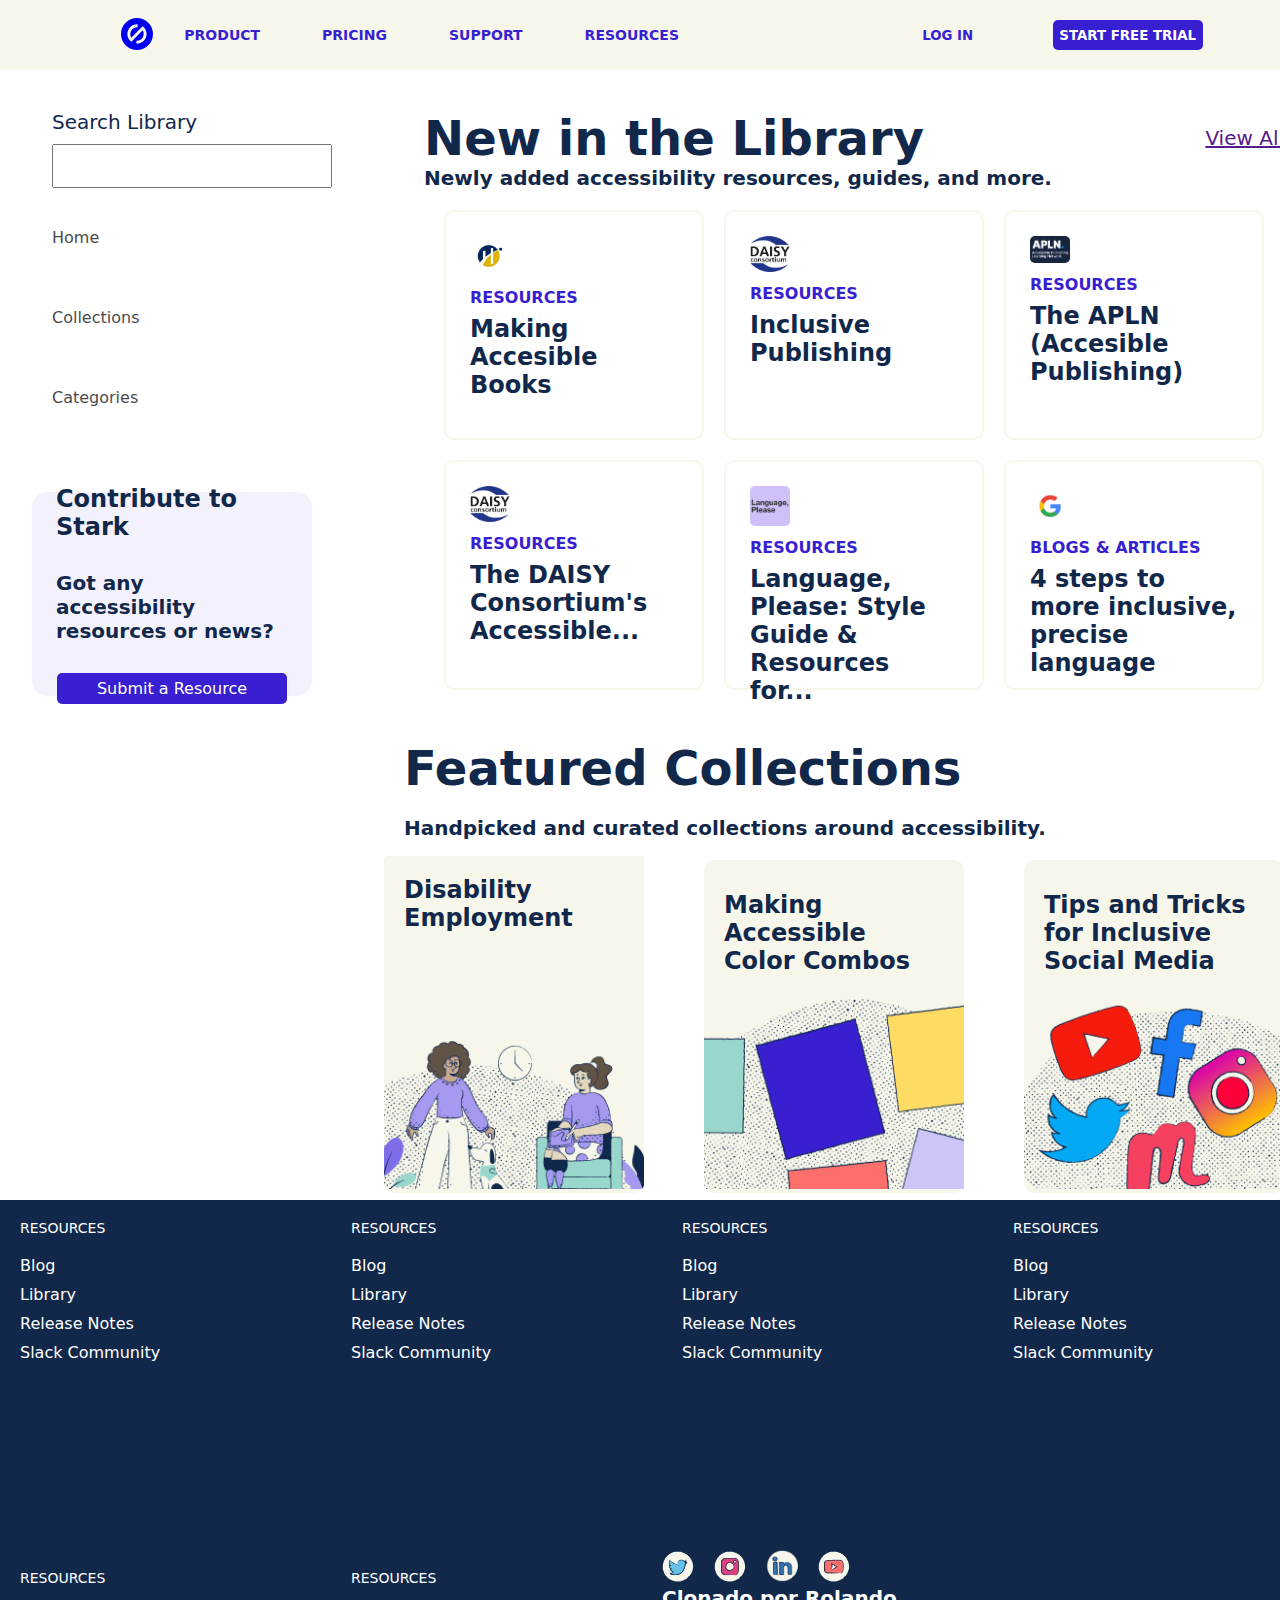
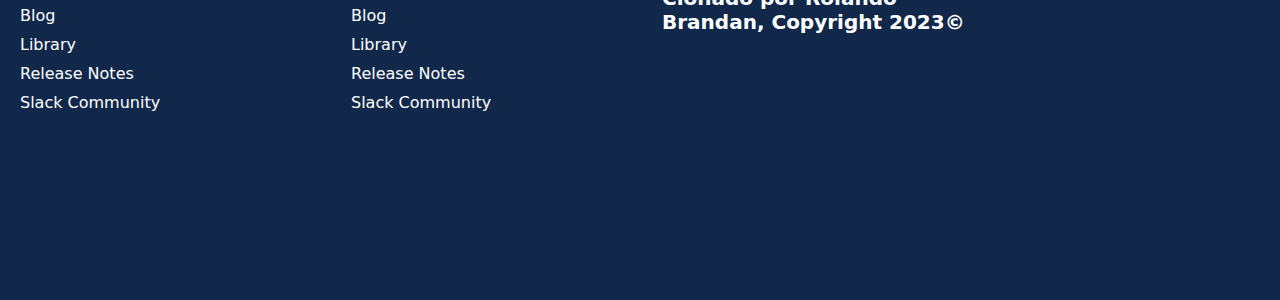
<file: index.html>
<!DOCTYPE html>
<html lang="en">
<head>
    <meta charset="UTF-8">
    <meta name="viewport" content="width=device-width, initial-scale=1.0">
    <title>Stark</title>
    <link rel="stylesheet" href="/css/style.css">
    <link rel="shortcut icon" href="./img/icon.png" type="image/x-icon">
</head>


<!-- BODY -->

<body class="grid-container">

        <!-- HEADER -->

    <header class="header">
    
        <nav class="nav">
            <a href="./index.html">
                <svg width="32" height="32" viewBox="0 0 32 32" fill="none" xmlns="http://www.w3.org/2000/svg" aria-label="Home"><path fill-rule="evenodd" clip-rule="evenodd" d="M16 32C24.8366 32 32 24.8366 32 16C32 7.16344 24.8366 0 16 0C7.16344 0 0 7.16344 0 16C0 24.8366 7.16344 32 16 32ZM15.4225 22.7124V25.607C18.1716 25.7753 20.8606 24.7551 22.806 22.8056C26.5647 19.0469 26.5647 12.9531 22.806 9.19477C22.4644 8.85297 22.0977 8.53716 21.709 8.25L19.6336 10.3252L10.3245 19.6332C8.61894 16.9674 8.99804 13.4741 11.2358 11.2362C12.6405 9.8287 14.5963 9.11525 16.5775 9.28762V6.39295C13.8284 6.22472 11.1394 7.24504 9.19403 9.19458C5.43532 12.9532 5.43532 19.047 9.19403 22.8054C9.53564 23.1472 9.90231 23.463 10.291 23.7501L12.3663 21.675L21.6754 12.3668C23.381 15.0325 23.0019 18.5259 20.7641 20.7638C19.3594 22.1713 17.4036 22.8847 15.4225 22.7124Z" fill="currentColor"></path></svg>
            </a>
    
            <ul class="link__list">
                <li class="li__list"><a href="./index.html">PRODUCT</a></li>
                <li class="li__list"><a href="./pricing.html">PRICING</a></li>
                <li class="li__list"><a href="./support.html">SUPPORT</a></li>
                <li class="li__list"><a href="./index.html">RESOURCES</a></li>
            </ul>
        </nav> 
        <div class="button__nav">
            <button class="button__white">LOG IN</button>
            <button class="button__blue">START FREE TRIAL</button>
        </div>
    
    </header>

        <!-- ASIDE -->

    <aside class="aside">
        <div class="search__bar">
            <p>Search Library</p>
            <input type="search" name="" id="">
        </div>

        <div class="buttons__aside">
            <a>Home</a>
            <a href="./collections.html">Collections</a>
            <a>Categories</a>
        </div>

        <div class="banner">
            <h2>Contribute to Stark</h2>
            <p>Got any accessibility resources or news?</p>
            <button>Submit a Resource</button>
        </div>
    </aside>

        <!-- MAIN -->

    <main class="main">
        <div class="title__main">
            <h1>New in the Library</h1>
            <a href="">View All</a>
        </div>
        <p>Newly added accessibility resources, guides, and more.</p>

        <div class="cards__container">

            <!-- CARD  -->
        
            <div class="card">
                <img src="./img/resources.jpg" alt="">
                <h3>RESOURCES</h3>
                <p>Making Accesible Books</p>
            </div>

            <!-- CARD  -->
        
            <div class="card">
                <img src="./img/daisy.jpg" alt="">
                <h3>RESOURCES</h3>
                <p>Inclusive Publishing</p>
            </div>

            <!-- CARD  -->
        
            <div class="card">
                <img src="./img/APLN.png" alt="">
                <h3>RESOURCES</h3>
                <p>The APLN (Accesible Publishing)</p>
            </div>

            <!-- CARD  -->
        
            <div class="card">
                <img src="./img/daisy.jpg" alt="">
                <h3>RESOURCES</h3>
                <p>The DAISY Consortium's Accessible...</p>
            </div>

            <!-- CARD  -->
        
            <div class="card">
                <img src="./img/language_please_logo.png" alt="">
                <h3>RESOURCES</h3>
                <p>Language, Please: Style Guide & Resources for...</p>
            </div>

            <!-- CARD  -->
        
            <div class="card">
                <img src="./img/google_logo.png" alt="">
                <h3>BLOGS & ARTICLES</h3>
                <p>4 steps to more inclusive, precise language</p>
            </div>


        </div>
    </main>

        <!-- SECTION -->

    <section class="section">
        
        <div class="main__collections">

            <div class="title__section">
                <h3>Featured Collections</h3>
                <p>Handpicked and curated collections around accessibility.</p>
            </div>
    
            <div class="container__section">
    
                <div class="card-one">
                    <a href="https://www.linkedin.com/in/rolandobrandan/">
                        <h4>Disability<br> Employment</h4> 
                        <img src="./img/section_card1.png" alt="">
                    </a>
                </div>
    
                <div class="card-two cards">
                    <a href="https://www.linkedin.com/in/rolandobrandan/">
                        <h4>Making Accessible Color Combos</h4>                   
                        <img src="./img/section_card2.png" alt="">
                    </a>
                </div>
    
                <div class="card-three cards">
                    <a href="https://www.linkedin.com/in/rolandobrandan/">
                        <h4>Tips and Tricks for Inclusive Social Media</h4>
                        <img src="./img/section_card3.png" alt="">
                    </a>
                </div>
                    
            </div>

       

    </section>
    
     <!-- FOOTER -->

<footer class="footer">

    <!-- RESOURCES -->
<div class="list__container">

    <div class="resources__container">
        <p class="footer__p">RESOURCES</p>
        <ul class="footer__link">
            <li class="li__footer"><a href="">Blog</a></li>
            <li class="li__footer"><a href="">Library</a></li>
            <li class="li__footer"><a href="">Release Notes</a></li>
            <li class="li__footer"><a href="">Slack Community</a></li>
        </ul>
    </div>

    <!-- DESING -->
    
    <div class="resources__container">
        <p class="footer__p">RESOURCES</p>
        <ul class="footer__link">
            <li class="li__footer"><a href="">Blog</a></li>
            <li class="li__footer"><a href="">Library</a></li>
            <li class="li__footer"><a href="">Release Notes</a></li>
            <li class="li__footer"><a href="">Slack Community</a></li>
        </ul>
    </div>

    <!-- HELP -->

    <div class="resources__container">
        <p class="footer__p">RESOURCES</p>
        <ul class="footer__link">
            <li class="li__footer"><a href="">Blog</a></li>
            <li class="li__footer"><a href="">Library</a></li>
            <li class="li__footer"><a href="">Release Notes</a></li>
            <li class="li__footer"><a href="">Slack Community</a></li>
        </ul>
    </div>

    <!-- COMPANY -->

    <div class="resources__container">
        <p class="footer__p">RESOURCES</p>
        <ul class="footer__link">
            <li class="li__footer"><a href="">Blog</a></li>
            <li class="li__footer"><a href="">Library</a></li>
            <li class="li__footer"><a href="">Release Notes</a></li>
            <li class="li__footer"><a href="">Slack Community</a></li>
        </ul>
    </div>

    <!-- DEVELOPER -->

    <div class="resources__container">
        <p class="footer__p">RESOURCES</p>
        <ul class="footer__link">
            <li class="li__footer"><a href="">Blog</a></li>
            <li class="li__footer"><a href="">Library</a></li>
            <li class="li__footer"><a href="">Release Notes</a></li>
            <li class="li__footer"><a href="">Slack Community</a></li>
        </ul>
    </div>

    <!-- SECURITY -->

    <div class="resources__container">
        <p class="footer__p">RESOURCES</p>
        <ul class="footer__link">
            <li class="li__footer"><a href="">Blog</a></li>
            <li class="li__footer"><a href="">Library</a></li>
            <li class="li__footer"><a href="">Release Notes</a></li>
            <li class="li__footer"><a href="">Slack Community</a></li>
        </ul>
    </div>


    <div class="final_section">

        <div class="redes__container">
            <a href="https://www.youtube.com/"><img src="./img/twitter.webp" alt=""></a>
            <a href=""><img src="./img/instagram.webp" alt=""></a>
            <a href=""><img src="./img/share-linkedin.webp" alt=""></a>
            <a href=""><img src="./img/youtube.webp" alt=""></a>
        </div>
        
        <div class="final__p">
            <p>Clonado por Rolando Brandan, Copyright 2023©</p>
        </div>
    </div>
</div>
   


</footer>
</body>

</html>
</file>
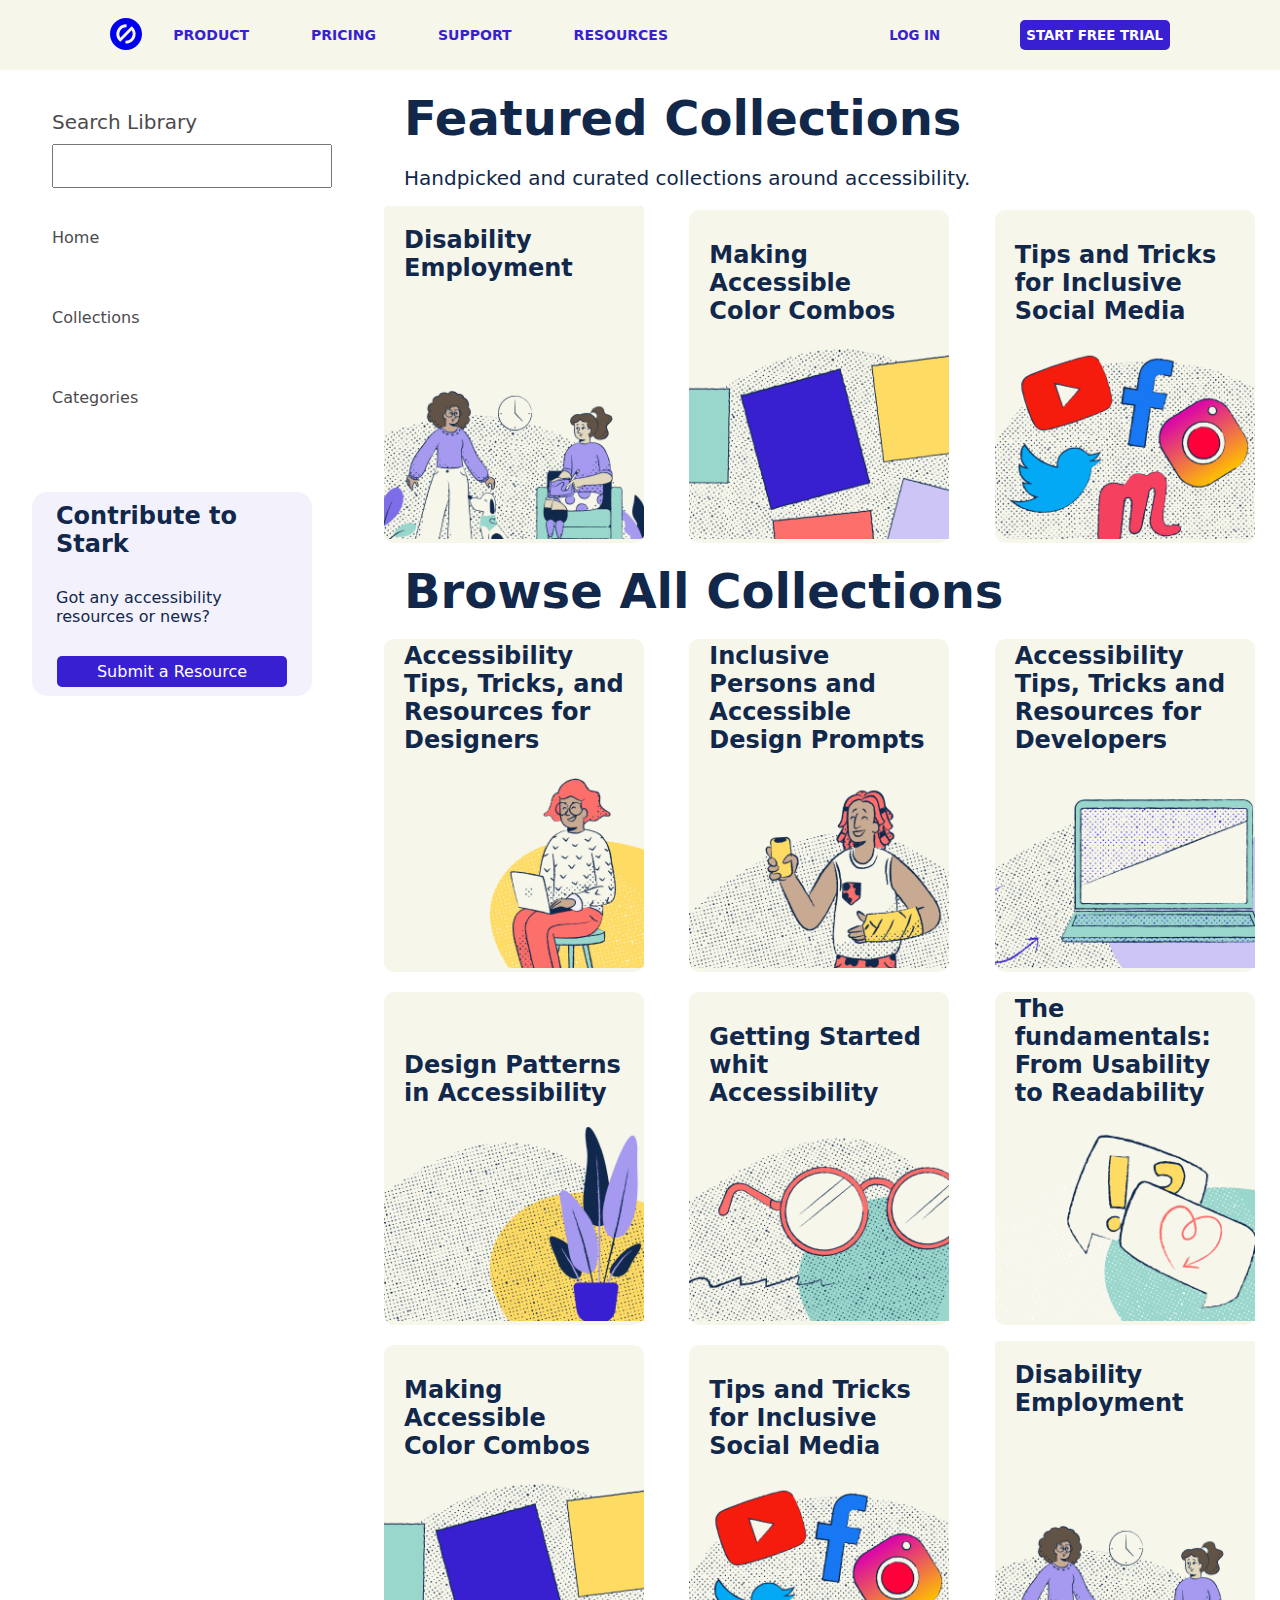
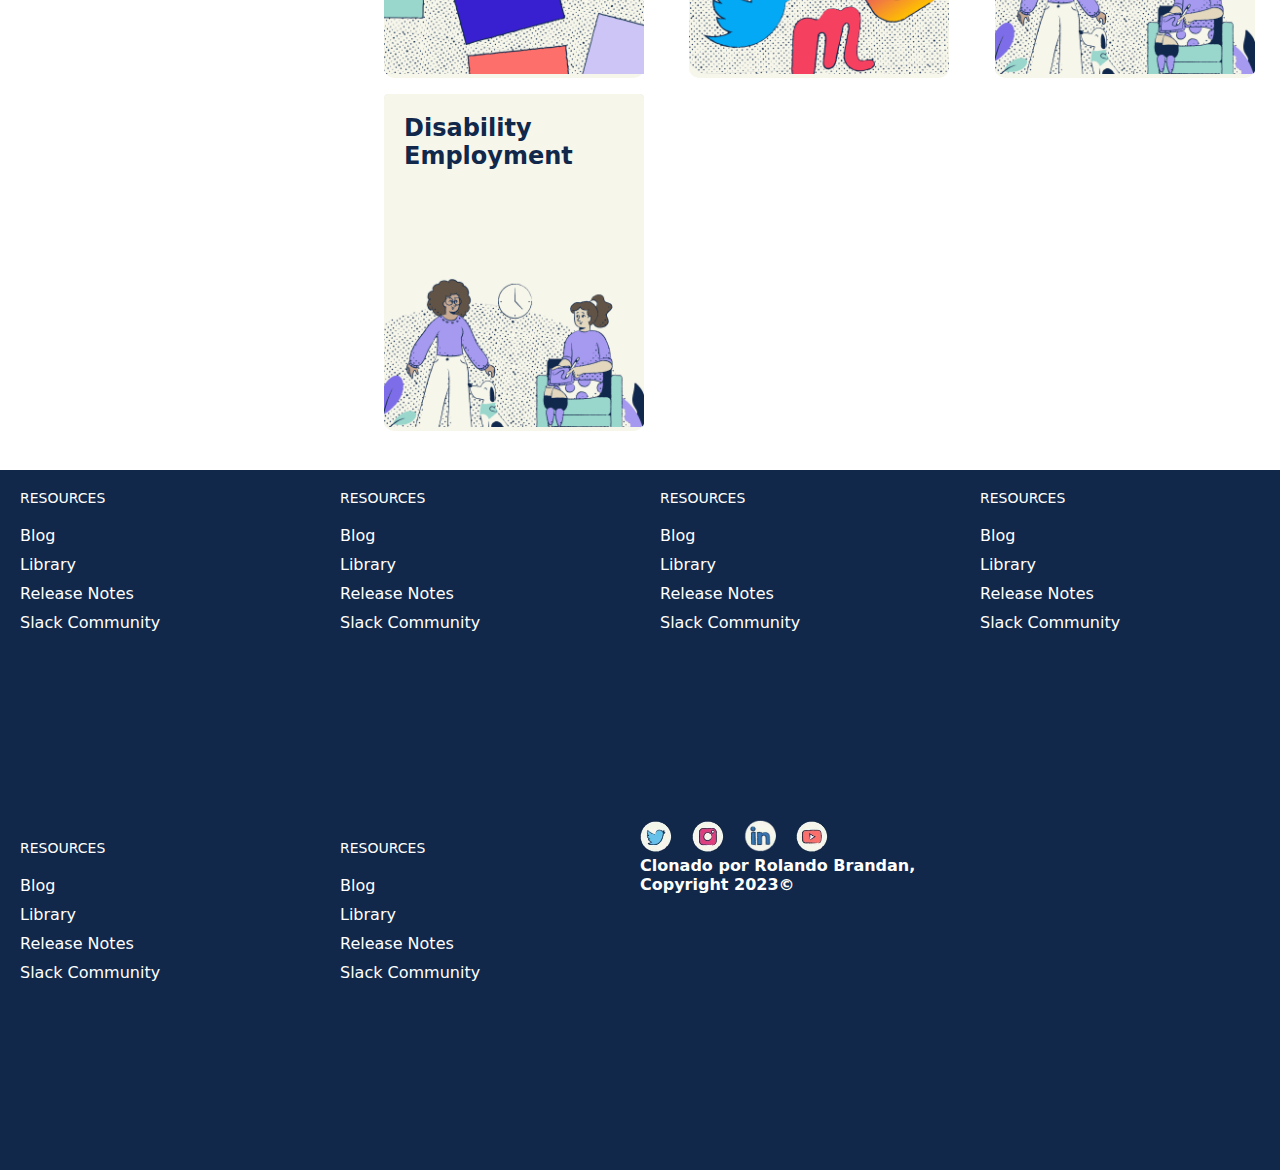
<file: collections.html>
<!DOCTYPE html>
<html lang="en">
<head>
    <meta charset="UTF-8">
    <meta name="viewport" content="width=device-width, initial-scale=1.0">
    <title>Stark - Collections</title>
    <link rel="stylesheet" href="/css/style.collections.css">
    <link rel="shortcut icon" href="./img/icon.png" type="image/x-icon">

</head>
<body class="grid-container">

    <!-- HEADER -->

<header class="header">

    <nav class="nav">
        <a href="./index.html">
            <svg width="32" height="32" viewBox="0 0 32 32" fill="none" xmlns="http://www.w3.org/2000/svg" aria-label="Home"><path fill-rule="evenodd" clip-rule="evenodd" d="M16 32C24.8366 32 32 24.8366 32 16C32 7.16344 24.8366 0 16 0C7.16344 0 0 7.16344 0 16C0 24.8366 7.16344 32 16 32ZM15.4225 22.7124V25.607C18.1716 25.7753 20.8606 24.7551 22.806 22.8056C26.5647 19.0469 26.5647 12.9531 22.806 9.19477C22.4644 8.85297 22.0977 8.53716 21.709 8.25L19.6336 10.3252L10.3245 19.6332C8.61894 16.9674 8.99804 13.4741 11.2358 11.2362C12.6405 9.8287 14.5963 9.11525 16.5775 9.28762V6.39295C13.8284 6.22472 11.1394 7.24504 9.19403 9.19458C5.43532 12.9532 5.43532 19.047 9.19403 22.8054C9.53564 23.1472 9.90231 23.463 10.291 23.7501L12.3663 21.675L21.6754 12.3668C23.381 15.0325 23.0019 18.5259 20.7641 20.7638C19.3594 22.1713 17.4036 22.8847 15.4225 22.7124Z" fill="currentColor"></path></svg>
        </a>

        <ul class="link__list">
            <li class="li__list"><a href="./index.html">PRODUCT</a></li>
            <li class="li__list"><a href="./pricing.html">PRICING</a></li>
            <li class="li__list"><a href="./support.html">SUPPORT</a></li>
            <li class="li__list"><a href="./index.html">RESOURCES</a></li>
        </ul>
    </nav>
    <div class="button__nav">
        <button class="button__white">LOG IN</button>
        <button class="button__blue">START FREE TRIAL</button>
    </div>

</header>

    <!-- ASIDE -->

<aside class="aside">
    <div class="search__bar">
        <p>Search Library</p>
        <input type="search" name="" id="">
    </div>

    <div class="buttons__aside">
        <a href="./index.html">Home</a>
        <a href="./collections.html">Collections</a>
        <a href="">Categories</a>
    </div>

    <div class="banner">
        <h2>Contribute to Stark</h2>
        <p>Got any accessibility resources or news?</p>
        <button>Submit a Resource</button>
    </div>
</aside>

    <!-- MAIN -->

<main class="main">
   <div class="main__collections">
        <div class="collections__title">
            <h3>Featured Collections</h3>
            <p>Handpicked and curated collections around accessibility.</p>
        </div>

        <div class="collections__container">

            <div class="card-one">
                <a href="">
                    <h4>Disability<br> Employment</h4> 
                    <img src="./img/section_card1.png" alt="">
                </a>
            </div>

            <div class="card-two cards">
                <a href="">
                    <h4>Making Accessible Color Combos</h4>                   
                    <img src="./img/section_card2.png" alt="">
                </a>
            </div>

            <div class="card-three cards">
                <a href="">
                    <h4>Tips and Tricks for Inclusive Social Media</h4>
                    <img src="./img/section_card3.png" alt="">
                </a>
            </div>
                
        </div>

        <div class="collections__title">
            <h3>Browse All Collections</h3>
        </div>

        <div class="collections__container">
            
            <div class="card-four cards">
                <a href="">
                    <h4>Accessibility Tips, Tricks, and Resources for Designers</h4>
                    <img src="./img/collection4.png" alt="">        
                </a>
            </div>

            <div class="card-five cards">
                <a href="">
                    <h4>Inclusive Persons and Accessible Design Prompts</h4>
                    <img src="./img/collection5.png" alt="">
                </a>
            </div>

            <div class="card-six cards">
                <a href="">
                    <h4>Accessibility Tips, Tricks and Resources for Developers</h4>
                    <img src="./img/collection6.png" alt="">
                </a>
            </div>

            <div class="card-seven cards">
                <a href="">
                    <h4>Design Patterns in Accessibility</h4>
                    <img src="./img/collection7.png" alt="">
                </a>
            </div>

            <div class="card-eigth cards">
                <a href="">
                    <h4>Getting Started whit Accessibility</h4>
                    <img src="./img/collection9.png" alt="">
                </a>
            </div>

            <div class="card-nine cards">
                <a href="">
                    <h4>The fundamentals: From Usability to Readability</h4>
                    <img src="./img/collection8.png" alt="">
                </a>
            </div>

            <div class="card-ten cards">
                <a href="">
                    <h4>Making Accessible Color Combos</h4>
                    <img src="./img/section_card2.png" alt="">
                </a>
             </div>

             <div class="card-eleven cards">
                <a href="">
                    <h4>Tips and Tricks for Inclusive Social Media</h4>
                    <img src="./img/section_card3.png" alt="">
                </a>
            </div>

            <div class="card-one">
                <a href="">
                    <h4>Disability<br> Employment</h4>
                    <img src="./img/section_card1.png" alt="">
                </a>
            </div>

            <div class="card-one">
                <a href="">
                    <h4>Disability<br> Employment</h4>
                    <img src="./img/section_card1.png" alt="">
                </a>
            </div>
            
        </div>

   </div>
    
</main>

    <!-- FOOTER -->

<footer class="footer">

    <!-- RESOURCES -->
<div class="list__container">

    <div class="resources__container">
        <p class="footer__p">RESOURCES</p>
        <ul class="footer__link">
            <li class="li__footer"><a href="">Blog</a></li>
            <li class="li__footer"><a href="">Library</a></li>
            <li class="li__footer"><a href="">Release Notes</a></li>
            <li class="li__footer"><a href="">Slack Community</a></li>
        </ul>
    </div>

    <!-- DESING -->
    
    <div class="resources__container">
        <p class="footer__p">RESOURCES</p>
        <ul class="footer__link">
            <li class="li__footer"><a href="">Blog</a></li>
            <li class="li__footer"><a href="">Library</a></li>
            <li class="li__footer"><a href="">Release Notes</a></li>
            <li class="li__footer"><a href="">Slack Community</a></li>
        </ul>
    </div>

    <!-- HELP -->

    <div class="resources__container">
        <p class="footer__p">RESOURCES</p>
        <ul class="footer__link">
            <li class="li__footer"><a href="">Blog</a></li>
            <li class="li__footer"><a href="">Library</a></li>
            <li class="li__footer"><a href="">Release Notes</a></li>
            <li class="li__footer"><a href="">Slack Community</a></li>
        </ul>
    </div>

    <!-- COMPANY -->

    <div class="resources__container">
        <p class="footer__p">RESOURCES</p>
        <ul class="footer__link">
            <li class="li__footer"><a href="">Blog</a></li>
            <li class="li__footer"><a href="">Library</a></li>
            <li class="li__footer"><a href="">Release Notes</a></li>
            <li class="li__footer"><a href="">Slack Community</a></li>
        </ul>
    </div>

    <!-- DEVELOPER -->

    <div class="resources__container">
        <p class="footer__p">RESOURCES</p>
        <ul class="footer__link">
            <li class="li__footer"><a href="">Blog</a></li>
            <li class="li__footer"><a href="">Library</a></li>
            <li class="li__footer"><a href="">Release Notes</a></li>
            <li class="li__footer"><a href="">Slack Community</a></li>
        </ul>
    </div>

    <!-- SECURITY -->

    <div class="resources__container">
        <p class="footer__p">RESOURCES</p>
        <ul class="footer__link">
            <li class="li__footer"><a href="">Blog</a></li>
            <li class="li__footer"><a href="">Library</a></li>
            <li class="li__footer"><a href="">Release Notes</a></li>
            <li class="li__footer"><a href="">Slack Community</a></li>
        </ul>
    </div>


    <div class="final_section">

        <div class="redes__container">
            <a href="https://www.youtube.com/"><img src="./img/twitter.webp" alt=""></a>
            <a href=""><img src="./img/instagram.webp" alt=""></a>
            <a href=""><img src="./img/share-linkedin.webp" alt=""></a>
            <a href=""><img src="./img/youtube.webp" alt=""></a>
        </div>
        
        <div class="final__p">
            <p>Clonado por Rolando Brandan, Copyright 2023©</p>
        </div>
    </div>
</div>
   


</footer>
</body>

</html>
</file>
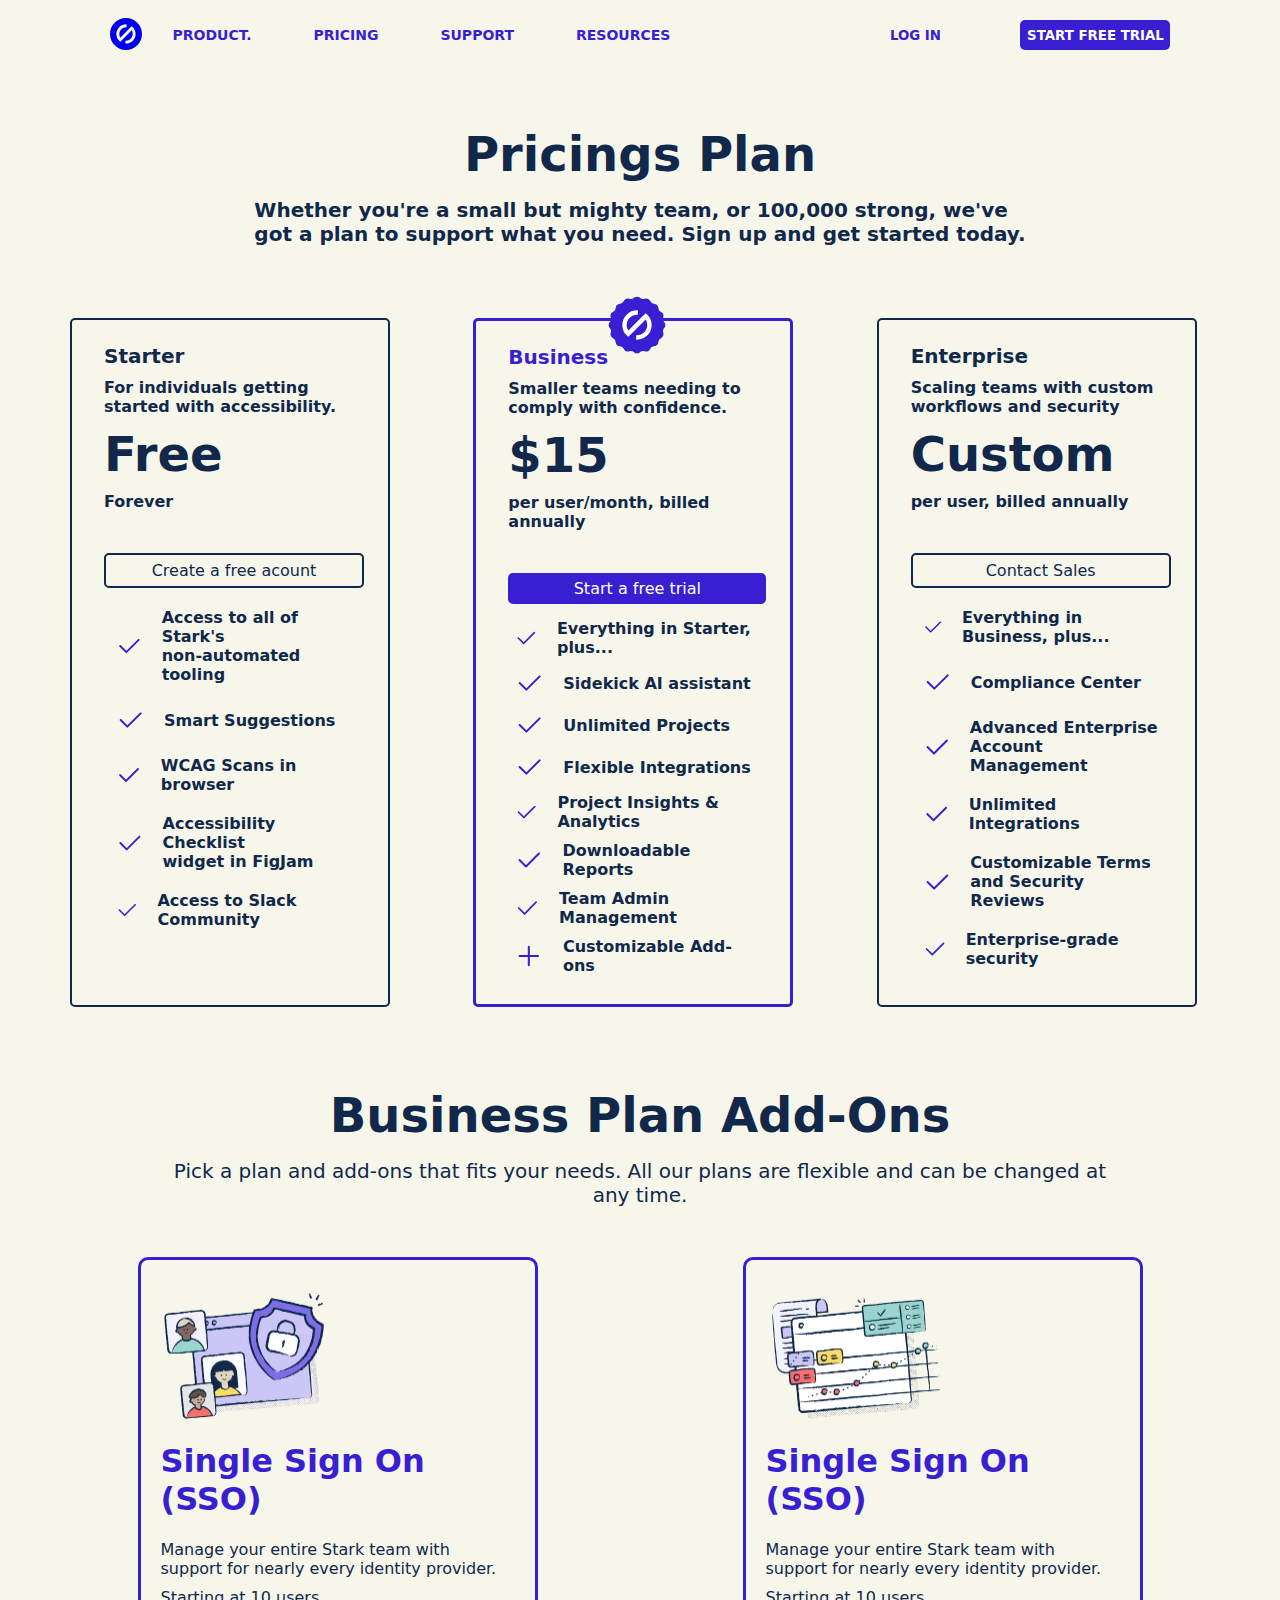
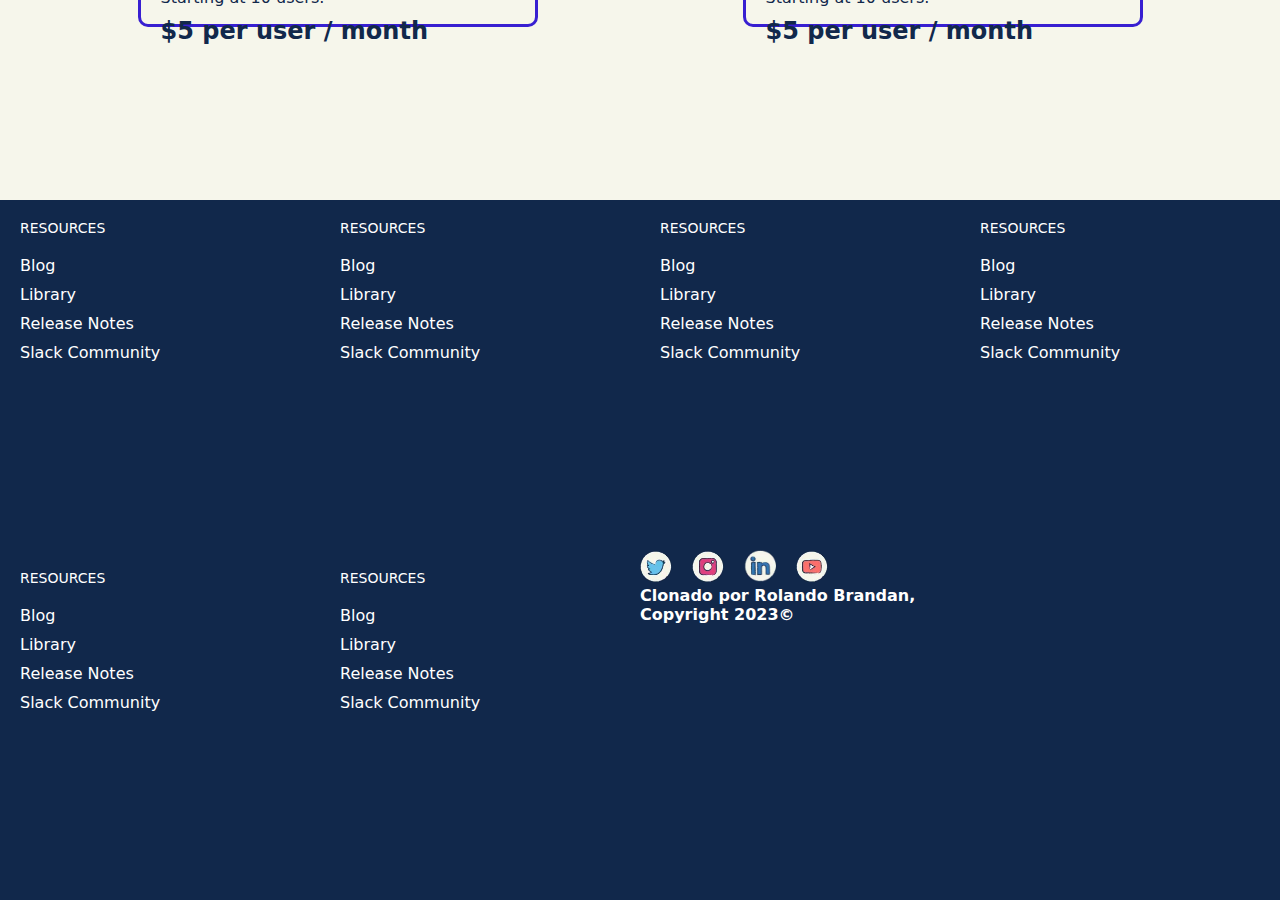
<file: pricing.html>
<!DOCTYPE html>
<html lang="en">
<head>
    <meta charset="UTF-8">
    <meta name="viewport" content="width=device-width, initial-scale=1.0">
    <link rel="stylesheet" href="/css/style.pricing.css">
    <title>Stark - Pricings</title>
    <link rel="shortcut icon" href="./img/icon.png" type="image/x-icon">
</head>
<body class="grid-container">

    <header class="header"> 
    
        <nav class="nav">
            <a href="./index.html">
                <svg width="32" height="32" viewBox="0 0 32 32" fill="none" xmlns="http://www.w3.org/2000/svg" aria-label="Home"><path fill-rule="evenodd" clip-rule="evenodd" d="M16 32C24.8366 32 32 24.8366 32 16C32 7.16344 24.8366 0 16 0C7.16344 0 0 7.16344 0 16C0 24.8366 7.16344 32 16 32ZM15.4225 22.7124V25.607C18.1716 25.7753 20.8606 24.7551 22.806 22.8056C26.5647 19.0469 26.5647 12.9531 22.806 9.19477C22.4644 8.85297 22.0977 8.53716 21.709 8.25L19.6336 10.3252L10.3245 19.6332C8.61894 16.9674 8.99804 13.4741 11.2358 11.2362C12.6405 9.8287 14.5963 9.11525 16.5775 9.28762V6.39295C13.8284 6.22472 11.1394 7.24504 9.19403 9.19458C5.43532 12.9532 5.43532 19.047 9.19403 22.8054C9.53564 23.1472 9.90231 23.463 10.291 23.7501L12.3663 21.675L21.6754 12.3668C23.381 15.0325 23.0019 18.5259 20.7641 20.7638C19.3594 22.1713 17.4036 22.8847 15.4225 22.7124Z" fill="currentColor"></path></svg>
            </a>
    
            <ul class="link__list">
                <li class="li__list"><a href="./index.html">PRODUCT.</a></li>
                <li class="li__list"><a href="./pricing.html">PRICING</a></li>
                <li class="li__list"><a href="./support.html">SUPPORT</a></li>
                <li class="li__list"><a href="./index.html">RESOURCES</a></li>
            </ul>
        </nav>
        <div class="button__nav">
            <button class="button__white">LOG IN</button>
            <button class="button__blue">START FREE TRIAL</button>
        </div>
    
    </header>

        <!-- MAIN -->

    <main class="main">
        <div class="title-main">
            <h2>Pricings Plan</h2>
            <p>Whether you're a small but mighty team, or 100,000 strong, we've <br>got a plan to support what you need. Sign up and get started today.</p> 
        </div>

        <div class="pricings-grid-container">

            <!-- PRICE FREE -->
            <div class="starter-container">
                <p class="p__title">Starter</p>
                <p class="p__description">For individuals getting started with accessibility.</p>
                <h2 class="price__title">Free</h2>
                <p class="p__plan">Forever</p>
                <a href="" class="price__button">Create a free acount</a>
                <ul>
                    <li>
                        <svg xmlns="http://www.w3.org/2000/svg" class="icon icon-tabler icon-tabler-check" width="32" height="32" viewBox="0 0 24 24" stroke-width="1.5" stroke="#381fd1" fill="none" stroke-linecap="round" stroke-linejoin="round">
                            <path stroke="none" d="M0 0h24v24H0z" fill="none"/>
                            <path d="M5 12l5 5l10 -10" />
                        </svg>
                        <p class="p__li">Access to all of Stark's<br> non-automated tooling</p>
                    </li>
                    <li>
                        <svg xmlns="http://www.w3.org/2000/svg" class="icon icon-tabler icon-tabler-check" width="32" height="32" viewBox="0 0 24 24" stroke-width="1.5" stroke="#381fd1" fill="none" stroke-linecap="round" stroke-linejoin="round">
                            <path stroke="none" d="M0 0h24v24H0z" fill="none"/>
                            <path d="M5 12l5 5l10 -10" />
                        </svg>
                        <p class="p__li">Smart Suggestions</p>
                    </li>
                    <li>
                        <svg xmlns="http://www.w3.org/2000/svg" class="icon icon-tabler icon-tabler-check" width="32" height="32" viewBox="0 0 24 24" stroke-width="1.5" stroke="#381fd1" fill="none" stroke-linecap="round" stroke-linejoin="round">
                            <path stroke="none" d="M0 0h24v24H0z" fill="none"/>
                            <path d="M5 12l5 5l10 -10" />
                        </svg>
                        <p class="p__li">WCAG Scans in browser</p>
                    </li>
                    <li>
                        <svg xmlns="http://www.w3.org/2000/svg" class="icon icon-tabler icon-tabler-check" width="32" height="32" viewBox="0 0 24 24" stroke-width="1.5" stroke="#381fd1" fill="none" stroke-linecap="round" stroke-linejoin="round">
                            <path stroke="none" d="M0 0h24v24H0z" fill="none"/>
                            <path d="M5 12l5 5l10 -10" />
                        </svg>
                        <p class="p__li">Accessibility Checklist<br> widget in FigJam</p>
                    </li>
                    <li>
                        <svg xmlns="http://www.w3.org/2000/svg" class="icon icon-tabler icon-tabler-check" width="32" height="32" viewBox="0 0 24 24" stroke-width="1.5" stroke="#381fd1" fill="none" stroke-linecap="round" stroke-linejoin="round">
                            <path stroke="none" d="M0 0h24v24H0z" fill="none"/>
                            <path d="M5 12l5 5l10 -10" />
                        </svg>
                        <p class="p__li">Access to Slack Community</p>
                    </li>
                </ul>
                
            </div> 

            <!-- BUSINESS -->
                <div class="starter-container business__container">
                <svg class="business__icon" width="60" height="60" viewBox="0 0 60 60" fill="none" xmlns="http://www.w3.org/2000/svg" class="absolute -top-8 left-[calc(50%_-_30px)]"><path d="M26.9745 2.82258C28.6783 1.23303 31.3217 1.23303 33.0255 2.82258C34.2557 3.97027 36.0294 4.32308 37.6052 3.73353C39.7876 2.917 42.2297 3.92856 43.1955 6.04914C43.8929 7.58026 45.3966 8.58496 47.078 8.64331C49.4068 8.72411 51.2759 10.5932 51.3567 12.922C51.415 14.6034 52.4197 16.1071 53.9509 16.8045C56.0714 17.7703 57.083 20.2124 56.2665 22.3948C55.6769 23.9706 56.0297 25.7443 57.1774 26.9745C58.767 28.6783 58.767 31.3217 57.1774 33.0255C56.0297 34.2557 55.6769 36.0294 56.2665 37.6052C57.083 39.7876 56.0714 42.2297 53.9509 43.1955C52.4197 43.8929 51.415 45.3966 51.3567 47.078C51.2759 49.4068 49.4068 51.2759 47.078 51.3567C45.3966 51.415 43.8929 52.4197 43.1955 53.9509C42.2297 56.0714 39.7876 57.083 37.6052 56.2665C36.0294 55.6769 34.2557 56.0297 33.0255 57.1774C31.3217 58.767 28.6783 58.767 26.9745 57.1774C25.7443 56.0297 23.9706 55.6769 22.3948 56.2665C20.2124 57.083 17.7703 56.0714 16.8045 53.9509C16.1071 52.4197 14.6034 51.415 12.922 51.3567C10.5932 51.2759 8.72411 49.4068 8.64331 47.078C8.58496 45.3966 7.58026 43.8929 6.04914 43.1955C3.92856 42.2297 2.917 39.7876 3.73353 37.6052C4.32308 36.0294 3.97027 34.2557 2.82258 33.0255C1.23303 31.3217 1.23303 28.6783 2.82258 26.9745C3.97027 25.7443 4.32308 23.9706 3.73353 22.3948C2.917 20.2124 3.92856 17.7703 6.04914 16.8045C7.58026 16.1071 8.58496 14.6034 8.64331 12.922C8.72411 10.5932 10.5932 8.72411 12.922 8.64331C14.6034 8.58496 16.1071 7.58026 16.8045 6.04914C17.7703 3.92856 20.2124 2.917 22.3948 3.73353C23.9706 4.32308 25.7443 3.97027 26.9745 2.82258Z" fill="#381FD1"></path><path fill-rule="evenodd" clip-rule="evenodd" d="M29.1206 44.6393V40.2284C32.1395 40.491 35.1198 39.4039 37.2603 37.2591C40.6702 33.8489 41.2479 28.5258 38.6489 24.4636L24.4636 38.6476L21.3012 41.8097C20.7089 41.3721 20.1502 40.8909 19.6297 40.3701C13.9021 34.643 13.9021 25.3573 19.6297 19.6298C22.594 16.6591 26.6915 15.1043 30.8806 15.3607V19.7716C27.8617 19.5089 24.8814 20.5961 22.7409 22.7409C19.331 26.151 18.7533 31.4742 21.3523 35.5364L35.5375 21.3526L38.7001 18.1905C39.2924 18.6281 39.8511 19.1093 40.3717 19.6301C46.0992 25.3572 46.0992 34.6429 40.3717 40.3704C37.4072 43.341 33.3097 44.8957 29.1206 44.6393Z" fill="white"></path></svg>
                <p class="p__title business__price">Business</p>
                <p class="p__description">Smaller teams needing to comply with confidence.</p>
                <h2 class="price__title">$15</h2>
                <p class="p__plan">per user/month, billed annually</p>
                <a href="" class="price__button business__button">Start a free trial</a>
                <ul>
                    <li>
                        <svg xmlns="http://www.w3.org/2000/svg" class="icon icon-tabler icon-tabler-check" width="32" height="32" viewBox="0 0 24 24" stroke-width="1.5" stroke="#381fd1" fill="none" stroke-linecap="round" stroke-linejoin="round">
                            <path stroke="none" d="M0 0h24v24H0z" fill="none"/>
                            <path d="M5 12l5 5l10 -10" />
                        </svg>
                        <p class="p__li">Everything in Starter, plus...</p>
                    </li>
                    <li>
                        <svg xmlns="http://www.w3.org/2000/svg" class="icon icon-tabler icon-tabler-check" width="32" height="32" viewBox="0 0 24 24" stroke-width="1.5" stroke="#381fd1" fill="none" stroke-linecap="round" stroke-linejoin="round">
                            <path stroke="none" d="M0 0h24v24H0z" fill="none"/>
                            <path d="M5 12l5 5l10 -10" />
                        </svg>
                        <p class="p__li">Sidekick AI assistant</p>
                    </li>
                    <li>
                        <svg xmlns="http://www.w3.org/2000/svg" class="icon icon-tabler icon-tabler-check" width="32" height="32" viewBox="0 0 24 24" stroke-width="1.5" stroke="#381fd1" fill="none" stroke-linecap="round" stroke-linejoin="round">
                            <path stroke="none" d="M0 0h24v24H0z" fill="none"/>
                            <path d="M5 12l5 5l10 -10" />
                        </svg>
                        <p class="p__li">Unlimited Projects</p>
                    </li>
                    <li>
                        <svg xmlns="http://www.w3.org/2000/svg" class="icon icon-tabler icon-tabler-check" width="32" height="32" viewBox="0 0 24 24" stroke-width="1.5" stroke="#381fd1" fill="none" stroke-linecap="round" stroke-linejoin="round">
                            <path stroke="none" d="M0 0h24v24H0z" fill="none"/>
                            <path d="M5 12l5 5l10 -10" />
                        </svg>
                        <p class="p__li">Flexible Integrations</p>
                    </li>
                    <li>
                        <svg xmlns="http://www.w3.org/2000/svg" class="icon icon-tabler icon-tabler-check" width="32" height="32" viewBox="0 0 24 24" stroke-width="1.5" stroke="#381fd1" fill="none" stroke-linecap="round" stroke-linejoin="round">
                            <path stroke="none" d="M0 0h24v24H0z" fill="none"/>
                            <path d="M5 12l5 5l10 -10" />
                        </svg>
                        <p class="p__li">Project Insights & Analytics</p>
                    </li>
                    <li>
                        <svg xmlns="http://www.w3.org/2000/svg" class="icon icon-tabler icon-tabler-check" width="32" height="32" viewBox="0 0 24 24" stroke-width="1.5" stroke="#381fd1" fill="none" stroke-linecap="round" stroke-linejoin="round">
                            <path stroke="none" d="M0 0h24v24H0z" fill="none"/>
                            <path d="M5 12l5 5l10 -10" />
                        </svg>
                        <p class="p__li">Downloadable Reports</p>
                    </li>
                    <li>
                        <svg xmlns="http://www.w3.org/2000/svg" class="icon icon-tabler icon-tabler-check" width="32" height="32" viewBox="0 0 24 24" stroke-width="1.5" stroke="#381fd1" fill="none" stroke-linecap="round" stroke-linejoin="round">
                            <path stroke="none" d="M0 0h24v24H0z" fill="none"/>
                            <path d="M5 12l5 5l10 -10" />
                        </svg>
                        <p class="p__li">Team Admin Management</p>
                    </li>
                    <li>
                        <svg xmlns="http://www.w3.org/2000/svg" class="icon icon-tabler icon-tabler-plus" width="32" height="32" viewBox="0 0 24 24" stroke-width="1.5" stroke="#381fd1" fill="none" stroke-linecap="round" stroke-linejoin="round">
                            <path stroke="none" d="M0 0h24v24H0z" fill="none"/>
                            <path d="M12 5l0 14" />
                            <path d="M5 12l14 0" />
                        </svg>
                        <p class="p__li">Customizable Add-ons</p>
                    </li>
                </ul>
            </div>

            <!-- ENTERPRICE -->
            <div class="starter-container">
                <p class="p__title">Enterprise</p>
                <p class="p__description ">Scaling teams with custom workflows and security</p>
                <h2 class="price__title">Custom</h2>
                <p class="p__plan">per user, billed annually</p>
                <a href="" class="price__button ">Contact Sales</a>
                <ul>
                    <li>
                        <svg xmlns="http://www.w3.org/2000/svg" class="icon icon-tabler icon-tabler-check" width="32" height="32" viewBox="0 0 24 24" stroke-width="1.5" stroke="#381fd1" fill="none" stroke-linecap="round" stroke-linejoin="round">
                            <path stroke="none" d="M0 0h24v24H0z" fill="none"/>
                            <path d="M5 12l5 5l10 -10" />
                        </svg>
                        <p class="p__li">Everything in Business, plus...</p>
                    </li>
                    <li>
                        <svg xmlns="http://www.w3.org/2000/svg" class="icon icon-tabler icon-tabler-check" width="32" height="32" viewBox="0 0 24 24" stroke-width="1.5" stroke="#381fd1" fill="none" stroke-linecap="round" stroke-linejoin="round">
                            <path stroke="none" d="M0 0h24v24H0z" fill="none"/>
                            <path d="M5 12l5 5l10 -10" />
                        </svg>
                        <p class="p__li">Compliance Center</p>
                    </li>
                    <li>
                        <svg xmlns="http://www.w3.org/2000/svg" class="icon icon-tabler icon-tabler-check" width="32" height="32" viewBox="0 0 24 24" stroke-width="1.5" stroke="#381fd1" fill="none" stroke-linecap="round" stroke-linejoin="round">
                            <path stroke="none" d="M0 0h24v24H0z" fill="none"/>
                            <path d="M5 12l5 5l10 -10" />
                        </svg>
                        <p class="p__li">Advanced Enterprise <br>Account Management</p>
                    </li>
                    <li>
                        <svg xmlns="http://www.w3.org/2000/svg" class="icon icon-tabler icon-tabler-check" width="32" height="32" viewBox="0 0 24 24" stroke-width="1.5" stroke="#381fd1" fill="none" stroke-linecap="round" stroke-linejoin="round">
                            <path stroke="none" d="M0 0h24v24H0z" fill="none"/>
                            <path d="M5 12l5 5l10 -10" />
                        </svg>
                        <p class="p__li">Unlimited Integrations</p>
                    </li>
                    <li>
                        <svg xmlns="http://www.w3.org/2000/svg" class="icon icon-tabler icon-tabler-check" width="32" height="32" viewBox="0 0 24 24" stroke-width="1.5" stroke="#381fd1" fill="none" stroke-linecap="round" stroke-linejoin="round">
                            <path stroke="none" d="M0 0h24v24H0z" fill="none"/>
                            <path d="M5 12l5 5l10 -10" />
                        </svg>
                        <p class="p__li">Customizable Terms <br>and Security Reviews</p> 
                    </li>
                    <li>
                        <svg xmlns="http://www.w3.org/2000/svg" class="icon icon-tabler icon-tabler-check" width="32" height="32" viewBox="0 0 24 24" stroke-width="1.5" stroke="#381fd1" fill="none" stroke-linecap="round" stroke-linejoin="round">
                            <path stroke="none" d="M0 0h24v24H0z" fill="none"/>
                            <path d="M5 12l5 5l10 -10" />
                        </svg>
                        <p class="p__li">Enterprise-grade security</p>
                    </li>
                </ul>
            </div>
        </div>


    <div class="banner-container">
        <section class="banner__section">
            <h2 class="title__plan">Business Plan Add-Ons</h2>
            <p class="p-plan__description">Pick a plan and add-ons that fits your needs. All our plans are flexible and can be changed at any time.</p>
            <div class="banners">
                <div class="banner">
                    <img src="./img/business1.webp" alt="">
                    <h3 class="title__banner">Single Sign On (SSO)</h3>
                    <p class="p__banner">Manage your entire Stark team with support for nearly every identity provider.</p>
                    <p class="mini-p__banner">Starting at 10 users.</p>
                    <h3 class="title-price__banner">$5 per user / month</h3>
                </div>
                <div class="banner">
                    <img src="./img/business2.webp" alt="">
                    <h3 class="title__banner">Single Sign On (SSO)</h3>
                    <p class="p__banner">Manage your entire Stark team with support for nearly every identity provider.</p>
                    <p class="mini-p__banner">Starting at 10 users.</p>
                    <h3 class="title-price__banner">$5 per user / month</h3>
                </div>
            </div>
        </section>
    </div>
    </main>



        <!-- FOOTER -->

<footer class="footer">

        <!-- RESOURCES -->
    <div class="list__container">
    
        <div class="resources__container">
            <p class="footer__p">RESOURCES</p>
            <ul class="footer__link">
                <li class="li__footer"><a href="">Blog</a></li>
                <li class="li__footer"><a href="">Library</a></li>
                <li class="li__footer"><a href="">Release Notes</a></li>
                <li class="li__footer"><a href="">Slack Community</a></li>
            </ul>
        </div>
    
        <!-- DESING -->
        
        <div class="resources__container">
            <p class="footer__p">RESOURCES</p>
            <ul class="footer__link">
                <li class="li__footer"><a href="">Blog</a></li>
                <li class="li__footer"><a href="">Library</a></li>
                <li class="li__footer"><a href="">Release Notes</a></li>
                <li class="li__footer"><a href="">Slack Community</a></li>
            </ul>
        </div>
    
        <!-- HELP -->
    
        <div class="resources__container">
            <p class="footer__p">RESOURCES</p>
            <ul class="footer__link">
                <li class="li__footer"><a href="">Blog</a></li>
                <li class="li__footer"><a href="">Library</a></li>
                <li class="li__footer"><a href="">Release Notes</a></li>
                <li class="li__footer"><a href="">Slack Community</a></li>
            </ul>
        </div>
    
        <!-- COMPANY -->
    
        <div class="resources__container">
            <p class="footer__p">RESOURCES</p>
            <ul class="footer__link">
                <li class="li__footer"><a href="">Blog</a></li>
                <li class="li__footer"><a href="">Library</a></li>
                <li class="li__footer"><a href="">Release Notes</a></li>
                <li class="li__footer"><a href="">Slack Community</a></li>
            </ul>
        </div>
    
        <!-- DEVELOPER -->
    
        <div class="resources__container">
            <p class="footer__p">RESOURCES</p>
            <ul class="footer__link">
                <li class="li__footer"><a href="">Blog</a></li>
                <li class="li__footer"><a href="">Library</a></li>
                <li class="li__footer"><a href="">Release Notes</a></li>
                <li class="li__footer"><a href="">Slack Community</a></li>
            </ul>
        </div>
    
        <!-- SECURITY -->
    
        <div class="resources__container">
            <p class="footer__p">RESOURCES</p>
            <ul class="footer__link">
                <li class="li__footer"><a href="">Blog</a></li>
                <li class="li__footer"><a href="">Library</a></li>
                <li class="li__footer"><a href="">Release Notes</a></li>
                <li class="li__footer"><a href="">Slack Community</a></li>
            </ul>
        </div>
    
    
        <div class="final_section">
    
            <div class="redes__container">
                <a href="https://www.linkedin.com/in/rolandobrandan/"><img src="./img/twitter.webp" alt=""></a>
                <a href="https://www.linkedin.com/in/rolandobrandan/"><img src="./img/instagram.webp" alt=""></a>
                <a href="https://www.linkedin.com/in/rolandobrandan/"><img src="./img/share-linkedin.webp" alt=""></a>
                <a href="https://www.linkedin.com/in/rolandobrandan/"><img src="./img/youtube.webp" alt=""></a>
            </div>
            
            <div class="final__p">
                <p>Clonado por Rolando Brandan, Copyright 2023©</p>
            </div>
        </div>
    </div>
       
    
    
</footer>
    
</body>
</html>
</file>
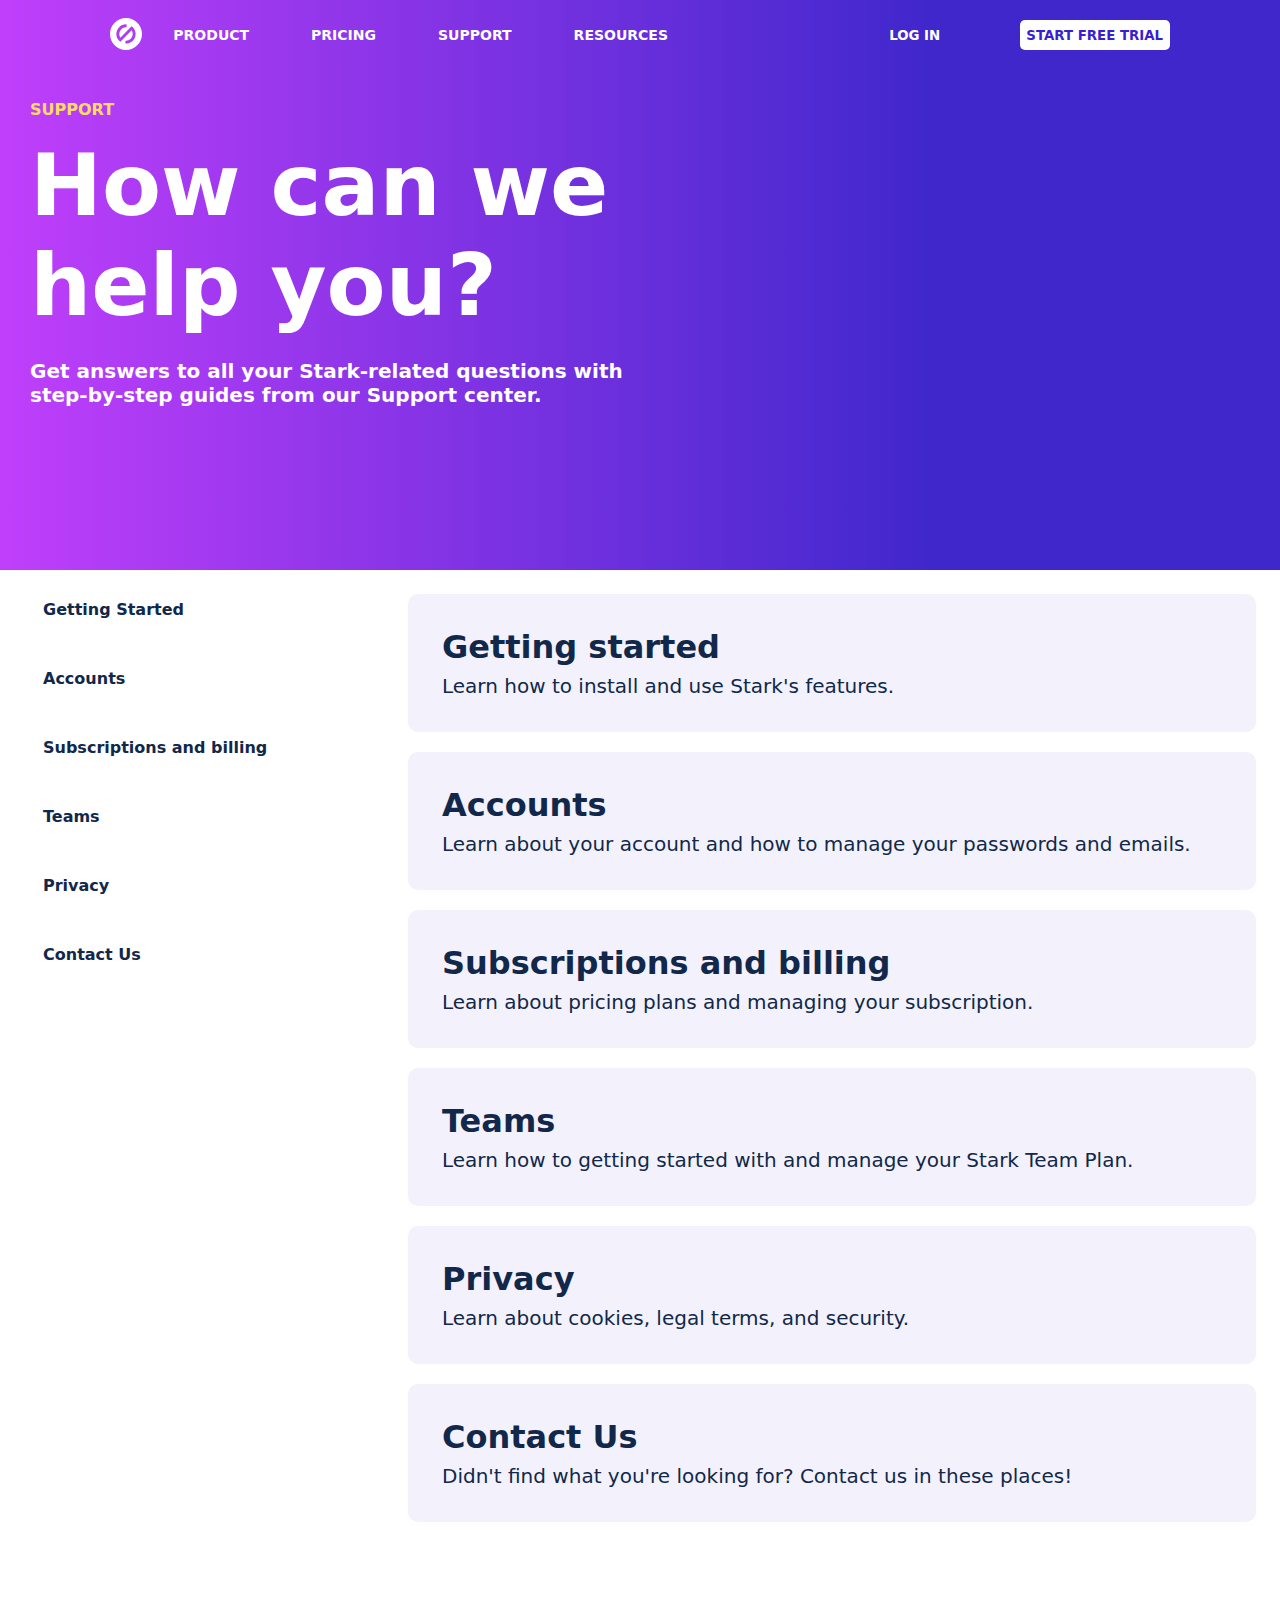
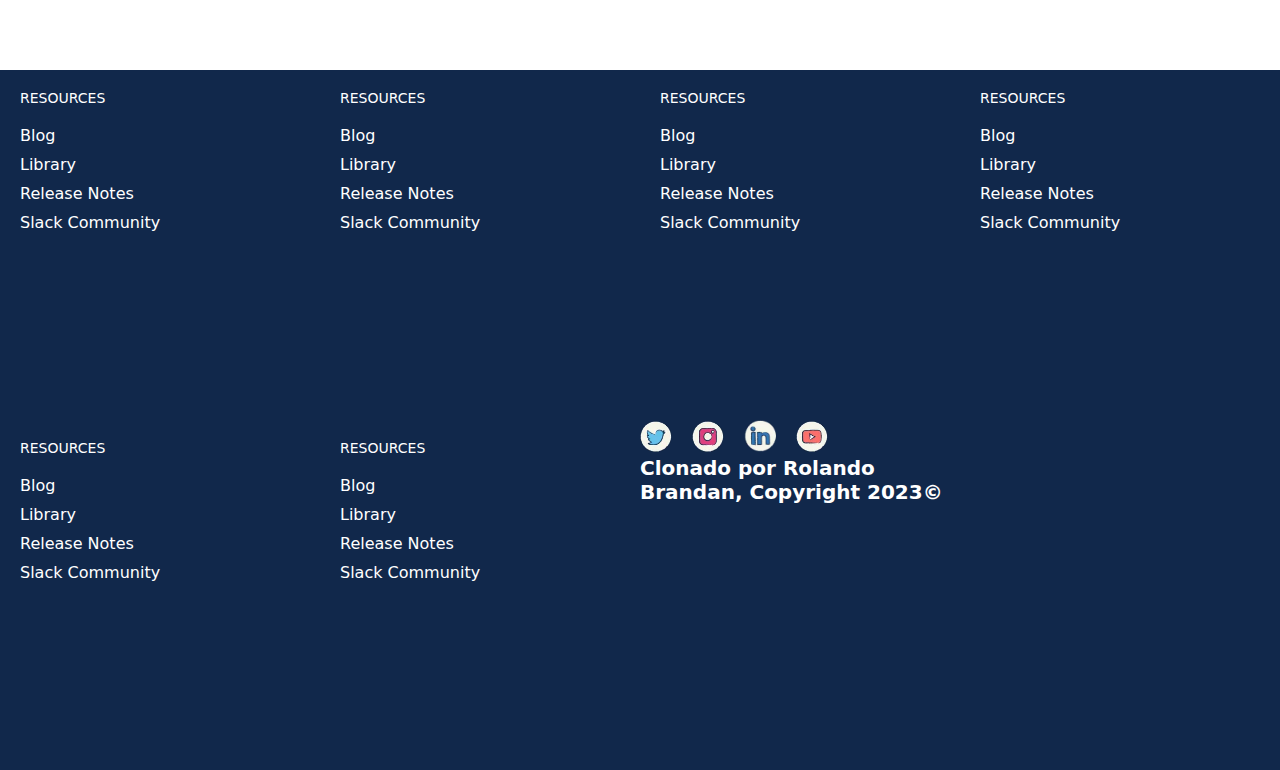
<file: support.html>
<!DOCTYPE html>
<html lang="en">
<head>
    <meta charset="UTF-8">
    <meta name="viewport" content="width=device-width, initial-scale=1.0">
    <title>Stark - Support</title>
    <link rel="stylesheet" href="./css/style.support.css">
    <link rel="shortcut icon" href="./img/icon.png" type="image/x-icon">
</head>
<body class="grid-container">
    
    <!-- HEADER -->

    <header class="header">
        <nav class="nav">
            <a href="./index.html">
                <svg width="32" height="32" viewBox="0 0 32 32" fill="none" xmlns="http://www.w3.org/2000/svg" aria-label="Home"><path fill-rule="evenodd" clip-rule="evenodd" d="M16 32C24.8366 32 32 24.8366 32 16C32 7.16344 24.8366 0 16 0C7.16344 0 0 7.16344 0 16C0 24.8366 7.16344 32 16 32ZM15.4225 22.7124V25.607C18.1716 25.7753 20.8606 24.7551 22.806 22.8056C26.5647 19.0469 26.5647 12.9531 22.806 9.19477C22.4644 8.85297 22.0977 8.53716 21.709 8.25L19.6336 10.3252L10.3245 19.6332C8.61894 16.9674 8.99804 13.4741 11.2358 11.2362C12.6405 9.8287 14.5963 9.11525 16.5775 9.28762V6.39295C13.8284 6.22472 11.1394 7.24504 9.19403 9.19458C5.43532 12.9532 5.43532 19.047 9.19403 22.8054C9.53564 23.1472 9.90231 23.463 10.291 23.7501L12.3663 21.675L21.6754 12.3668C23.381 15.0325 23.0019 18.5259 20.7641 20.7638C19.3594 22.1713 17.4036 22.8847 15.4225 22.7124Z" fill="currentColor"></path></svg>
            </a>
        
            <ul class="link__list">
                <li class="li__list"><a href="./index.html">PRODUCT</a></li>
                <li class="li__list"><a href="./pricing.html">PRICING</a></li>
                <li class="li__list"><a href="./support.html">SUPPORT</a></li>
                <li class="li__list"><a href="./index.html">RESOURCES</a></li>
            </ul>
        </nav>
    
            <div class="button__nav">
                <button class="button__login">LOG IN</button>
                <button class="button__free">START FREE TRIAL</button>
            </div>
      
    </header>

    <main class="main">
        <div class="support-home">
            <p class="home__p">support</p>
            <h1 class="home__title">How can we <br> help you?</h1> 
            <p class="home__description">Get answers to all your Stark-related questions with <br>
                step-by-step guides from our Support center.</p> 
        </div>

    </main>

    <!-- ASIDE -->

    <aside class="aside">

        <div class="aside-links">
            <ul class="ul__list">
                <li class="li__aside"><a href="https://www.linkedin.com/in/rolandobrandan/">Getting Started</a></li>
                <li class="li__aside"><a href="https://www.linkedin.com/in/rolandobrandan/">Accounts</a></li>
                <li class="li__aside"><a href="https://www.linkedin.com/in/rolandobrandan/">Subscriptions and billing</a></li>
                <li class="li__aside"><a href="https://www.linkedin.com/in/rolandobrandan/">Teams</a></li>
                <li class="li__aside"><a href="https://www.linkedin.com/in/rolandobrandan/">Privacy</a></li>
                <li class="li__aside"><a href="https://www.linkedin.com/in/rolandobrandan/">Contact Us</a></li>
            </ul>
        </div>

    </aside>

    <!-- SECTION QUESTION -->

    <section class="section">
        <div class="section__question">

            <!-- ---------- -->
            <a href="https://www.linkedin.com/in/rolandobrandan/" class="question__box">
                <h3 class="question__title">Getting started</h3>
                <p class="question__p">Learn how to install and use Stark's features.</p>
            </a>
            <!-- ---------- -->
            <a href="https://www.linkedin.com/in/rolandobrandan/" class="question__box">
                <h3 class="question__title">Accounts</h3>
                <p class="question__p">Learn about your account and how to manage your passwords and emails.</p>
            </a>
            <!-- ---------- -->
            <a href="https://www.linkedin.com/in/rolandobrandan/" class="question__box">
                <h3 class="question__title">Subscriptions and billing</h3>
                <p class="question__p">Learn about pricing plans and managing your subscription.</p>
            </a>
            <!-- ---------- -->
            <a href="https://www.linkedin.com/in/rolandobrandan/" class="question__box">
                <h3 class="question__title">Teams</h3>
                <p class="question__p">Learn how to getting started with and manage your Stark Team Plan.</p>
            </a>
            <!-- ---------- -->
            <a href="https://www.linkedin.com/in/rolandobrandan/" class="question__box">
                <h3 class="question__title">Privacy</h3>
                <p class="question__p">Learn about cookies, legal terms, and security.</p>
            </a>
            <!-- ---------- -->
            <a href="https://www.linkedin.com/in/rolandobrandan/" class="question__box">
                <h3 class="question__title">Contact Us</h3>
                <p class="question__p">Didn't find what you're looking for? Contact us in these places!</p>
            </a>

        </div>

    </section>



         <!-- FOOTER -->

<footer class="footer">

    <!-- RESOURCES -->
<div class="list__container">

    <div class="resources__container">
        <p class="footer__p">RESOURCES</p>
        <ul class="footer__link">
            <li class="li__footer"><a href="">Blog</a></li>
            <li class="li__footer"><a href="">Library</a></li>
            <li class="li__footer"><a href="">Release Notes</a></li>
            <li class="li__footer"><a href="">Slack Community</a></li>
        </ul>
    </div>

    <!-- DESING -->
    
    <div class="resources__container">
        <p class="footer__p">RESOURCES</p>
        <ul class="footer__link">
            <li class="li__footer"><a href="">Blog</a></li>
            <li class="li__footer"><a href="">Library</a></li>
            <li class="li__footer"><a href="">Release Notes</a></li>
            <li class="li__footer"><a href="">Slack Community</a></li>
        </ul>
    </div>

    <!-- HELP -->

    <div class="resources__container">
        <p class="footer__p">RESOURCES</p>
        <ul class="footer__link">
            <li class="li__footer"><a href="">Blog</a></li>
            <li class="li__footer"><a href="">Library</a></li>
            <li class="li__footer"><a href="">Release Notes</a></li>
            <li class="li__footer"><a href="">Slack Community</a></li>
        </ul>
    </div>

    <!-- COMPANY -->

    <div class="resources__container">
        <p class="footer__p">RESOURCES</p>
        <ul class="footer__link">
            <li class="li__footer"><a href="">Blog</a></li>
            <li class="li__footer"><a href="">Library</a></li>
            <li class="li__footer"><a href="">Release Notes</a></li>
            <li class="li__footer"><a href="">Slack Community</a></li>
        </ul>
    </div>

    <!-- DEVELOPER -->

    <div class="resources__container">
        <p class="footer__p">RESOURCES</p>
        <ul class="footer__link">
            <li class="li__footer"><a href="">Blog</a></li>
            <li class="li__footer"><a href="">Library</a></li>
            <li class="li__footer"><a href="">Release Notes</a></li>
            <li class="li__footer"><a href="">Slack Community</a></li>
        </ul>
    </div>

    <!-- SECURITY -->

    <div class="resources__container">
        <p class="footer__p">RESOURCES</p>
        <ul class="footer__link">
            <li class="li__footer"><a href="">Blog</a></li>
            <li class="li__footer"><a href="">Library</a></li>
            <li class="li__footer"><a href="">Release Notes</a></li>
            <li class="li__footer"><a href="">Slack Community</a></li>
        </ul>
    </div>


    <div class="final_section">

        <div class="redes__container">
            <a href="https://www.youtube.com/"><img src="./img/twitter.webp" alt=""></a>
            <a href=""><img src="./img/instagram.webp" alt=""></a>
            <a href=""><img src="./img/share-linkedin.webp" alt=""></a>
            <a href=""><img src="./img/youtube.webp" alt=""></a>
        </div>
        
        <div class="final__p">
            <p>Clonado por Rolando Brandan, Copyright 2023©</p>
        </div>
    </div>
</div>
   


</footer>

</body>
</html>
</file>
<file: css/style.css>
/* --- TODO --- */
* {
    margin: 0;
    padding: 0;
    box-sizing: border-box;
    font-family: system-ui, -apple-system, BlinkMacSystemFont, 'Segoe UI', Roboto, Oxygen, Ubuntu, Cantarell, 'Open Sans', 'Helvetica Neue', sans-serif;

}


:root{
    --primario: #381fd1;
    --secundario: #11284b;
    --blanco: #ffffff;
    --gris: #4b4b4e;
    --blanco2: #f3f2fc;
    --blanco3: #f6f6eb;
}

.grid-container {
    display: grid;
    grid-template: 
    "header    header"   70px
    "aside   main"       650px
    "aside   section"    480px
    "footer  footer"     97px / 
    30%       1fr
    ;

}

    /* ---HEADER--- */

.header {
    display: flex;
    grid-area: header;
    justify-content: space-around;
    align-items: center;
    color: var(--primario);
    width: 100%;
    /* height: 80px; */
    font-size: 20px;
    padding: 30px;
    background-color: var(--blanco3);
} 

    /* ---NAVBAR--- */
.nav {
    display: flex;
    color: var(--primario);
    gap: 20px;
    align-items: center;
    font-size: 14px;
} 
.link__list {
    display: flex;
    flex-direction: row;
    gap: 40px;
    font-weight: 700;
}
.li__list {
    list-style: none;
} 
.li__list a {
    text-decoration: none;
    color: var(--primario);
    border-radius: 5px;
    border: solid var(--blanco3);
    padding: 0px 8px;
}
.li__list a:hover {
    border: solid var(--primario);
}

    /* ---BUTTONS NAV--- */

.button__nav {
    display: flex;
    gap: 30px;
}
.button__blue {
    width: 150px;
    height: 30px;
    color: var(--blanco);
    background-color: var(--primario);
    border-radius: 5px;
    border: none;
    font-weight: 700;
}
.button__white {
    width: 150px;
    height: 30px;
    color: var(--primario);
    background-color: var(--blanco3);
    border-radius: 5px;
    border: none;
    font-weight: 700;
}
.button__white:hover {
    border: solid var(--primario);
}

body {
    font-family: Arial, Helvetica, sans-serif;
}

    /* ----ASIDE---- */

.aside { 
    grid-area: aside;
    background-color: var(--blanco);
    justify-self: center;
    margin: 20px;
    color: var(--gris);
}
.search__bar {
    display:flex ;
    justify-content: center;
    flex-direction: column;
    font-size: 20px;
    padding: 20px;
    gap: 10px;
}
.search__bar p{
    font-weight: 400;
}
.search__bar input {
    width: 280px;
    height: 44px;
    border: solid (--primario);
}
.buttons__aside {
    display: flex;
    justify-content: center;
    flex-direction: column;
    gap: 20px;
    padding: 20px;
}
.buttons__aside a {
    height: 60px;
    width: 280px;
    text-align: start;
    padding: 16 0px 16px 20px;
    font-size: 16px;
    font-weight: 500;
    color: var(--gris);
    background-color: var(--blanco);
    border: none;
    text-decoration: none;
}
.buttons__aside a:hover{
    color: var(--primario);
}
.banner {
    display: flex;
    justify-content: center;
    align-items: center;
    text-align: start;
    flex-direction: column;
    padding: 24px;
    background-color: var(--blanco2);
    border-radius: 15px;
    height: 204px;
    width: 280px;
    gap: 30px;
    margin: 24px 0px 0px;
    color: var(--secundario);
} 
.banner h2{
    font-size: 24px;
    color: var(--secundario);
}
.banner button {
    width: 230px;
    height: 44px;
    padding: 6px 24px;
    font-size: 16px;
    font-weight: 500;
    background-color: var(--primario);
    border-radius: 5px;
    color: var(--blanco);
    border: none;
}

    /* ---SECTION MAIN--- */

.main {
        grid-area: main;
        background-color: var(--blanco);
        padding: 40px;
    }
    .title__main {
        display: flex;
        justify-content: space-between;
        align-items: center; 
        color: var(--secundario);
}
.title__main h1 {
    font-size: 48px;
}
.title__main a {
    font-size: 20px;
    font-family: system-ui, -apple-system, BlinkMacSystemFont, 'Segoe UI', Roboto, Oxygen, Ubuntu, Cantarell, 'Open Sans', 'Helvetica Neue', sans-serif;
    
}
 p {
    font-size: 20px;
    font-weight: 700;
    color: var(--secundario);
}
.cards__container {
    display: grid;
    grid-template-columns: repeat(3, 1fr);
    gap: 20px;
    margin: 20px; 

}
.card {
    width: 260px;
    height: 230px;
    padding: 24px 24px 40px;
    border: solid 2px var(--blanco3);
    border-radius: 10px;
    display: flex;
    flex-direction: column;
    justify-content: flex-start;
}
.card h3{
    font-size: 16px;
    font-family: system-ui, -apple-system, BlinkMacSystemFont, 'Segoe UI', Roboto, Oxygen, Ubuntu, Cantarell, 'Open Sans', 'Helvetica Neue', sans-serif;
    margin: 12px 0px 8px;
    color: var(--primario);
}
.card p{
    font-size: 24px;
    font-family: system-ui, -apple-system, BlinkMacSystemFont, 'Segoe UI', Roboto, Oxygen, Ubuntu, Cantarell, 'Open Sans', 'Helvetica Neue', sans-serif;
    margin: 0px 0px 8px;
}
.card img {
    width: 40px;
    border-radius: 5px;
}
    
    /* ---SECTION--- */

    .title__section {
        display: flex;
        flex-direction: column;
        gap: 20px;
        padding: 20px;
    }
    .title__section p {
        font-size: 1.25rem;
    }
    .title__section h3 {
        font-weight: 700;
        font-size: 3rem;
        color: var(--secundario);
    }
    .container__section {
        display: grid;
        grid-template-columns: repeat(3, 1fr);
        gap: 20px;
    }
    
        /* -----CARDS STYLES----- */
    
    .cards {
        display: flex;
        width: 260px;
        height: 333px;
        background-color: var(--blanco3);
        justify-content: center;
        border-radius: 10px;
        align-items: last baseline;
    }
    .cards img{
        width: 260px;
        height: 194px;
    }
    .cards h4 {
        position: relative;
        padding: 20px;
        font-size: 24px;
    }
    .cards a {
        text-decoration: none;
        color: var(--secundario);
    }

    
    .card-one {
        display: flex;
        width: 260px;
        height: 333px;
        background-color: var(--blanco3);
        justify-content: center;
        align-items: last baseline;
        border-radius: 10px;
    }
    .card-one img {
        width: 260px;
        height: 333px;
    }
    .card-one h4 {
        position: absolute;
        padding: 20px;
        font-size: 24px;
    }
    .card-one a {
        text-decoration: none;
        color: var(--secundario);
    }







    /* ---FOOTER--- */

    .footer { 
        grid-area: footer;
        background-color: var(--secundario);        
        height: 700px;
        display:flex;
        }                   
        .footer__p {
        font-size: 14px;
        font-weight: 500;
        color: var(--blanco);
        }
        .resources__container {
        display: flex;
        flex-direction: column;
        color: var(--blanco);
        background-color: var(--secundario);
        width: 225px;
        height: 170px;
        gap: 20px;
        padding: 20px;
        }
        .list__container {
         /* display: flex;
        justify-content: center; */
        display: grid;
        grid-template-columns: repeat(4, 1fr);
        }
        .footer__link {
        display: flex;
        gap: 10px;
        flex-direction: column;
        }
        .li__footer {
        list-style: none;
        }
        .li__footer a {
        font-size: 16px;
        font-weight: 500;
        text-decoration: none;
        color: var(--blanco);
        }
            
        .final__section {
        display: flex;
        text-align: center;
        align-items: center;
        justify-content: space-between;
        }
        .final__p p{
        display: flex;
        font-size: 20px;
        color: var(--blanco);
        font-weight: 600;
        }
        .redes__container {
        display: flex;
        flex-direction: row;
        gap: 20px;
        }
        .redes__container img {
        width: 32px;
        }
</file>
<file: css/style.collections.css>
* {
    margin: 0;
    padding: 0;
    box-sizing: border-box;
    font-family: system-ui, -apple-system, BlinkMacSystemFont, 'Segoe UI', Roboto, Oxygen, Ubuntu, Cantarell, 'Open Sans', 'Helvetica Neue', sans-serif;

} 

:root{
    --primario: #381fd1;
    --secundario: #11284b;
    --blanco: #ffffff;
    --gris: #4b4b4e;
    --blanco2: #f3f2fc;
    --blanco3: #f6f6eb;
}

.grid-container {
    display: grid;
    grid-template: 
    "header    header"   70px
    "aside   main"       650px
    "aside   main"    480px
    "aside   main"     870px
    "footer  footer"     97px / 
    30%       1fr
    ;

}

    /* ---HEADER--- */

.header {
display: flex;
grid-area: header;
justify-content: space-around;
align-items: center;
color: var(--primario);
width: 100%;
/* height: 80px; */
font-size: 20px;
padding: 30px;
background-color: var(--blanco3);
} 
    

        /* ---NAVBAR--- */


.nav {
display: flex;
color: var(--primario);
gap: 20px;
align-items: center;
font-size: 14px;
} 
.link__list {
display: flex;
flex-direction: row;
gap: 40px;
font-weight: 700;
}
.li__list {
list-style: none;
} 
.li__list a {
border: solid var(--blanco3);
text-decoration: none;
color: var(--primario);
border-radius: 5px;
padding: 0px 8px;
}
.li__list a:hover {
border: solid var(--primario);
}
    

        /* ---BUTTONS NAV--- */
    

.button__nav {
display: flex;
gap: 30px;
}
.button__blue {
width: 150px;
height: 30px;
color: var(--blanco);
background-color: var(--primario);
border-radius: 5px;
border: none;
font-weight: 700;
}
.button__white {
width: 150px;
height: 30px;
color: var(--primario);
background-color: var(--blanco3);
border-radius: 5px;
border: none;
font-weight: 700;
}
.button__white:hover {
border: solid var(--primario);
}


        /* ----ASIDE---- */

.aside { 
    grid-area: aside;
    background-color: var(--blanco);
    justify-self: center;
    margin: 20px;
    color: var(--gris);
}
.search__bar {
    display:flex ;
    justify-content: center;
    flex-direction: column;
    font-size: 20px;
    padding: 20px;
    gap: 10px;
}
.search__bar p{
    font-weight: 400;
}
.search__bar input {
    width: 280px;
    height: 44px;
    border: solid (--primario);
}
.buttons__aside {
    display: flex;
    justify-content: center;
    flex-direction: column;
    gap: 20px;
    padding: 20px;
}
.buttons__aside a {
    height: 60px;
    width: 280px;
    text-align: start;
    padding: 16 0px 16px 20px;
    font-size: 16px;
    font-weight: 500;
    color: var(--gris);
    background-color: var(--blanco);
    border: none;
    text-decoration: none;
}
.buttons__aside a:hover{
    color: var(--primario);
}
.banner {
    display: flex;
    justify-content: center;
    align-items: center;
    text-align: start;
    flex-direction: column;
    padding: 24px;
    background-color: var(--blanco2);
    border-radius: 15px;
    height: 204px;
    width: 280px;
    gap: 30px;
    margin: 24px 0px 0px;
    color: var(--secundario);
} 
.banner h2{
    font-size: 24px;
    color: var(--secundario);
}
.banner button {
    width: 230px;
    height: 44px;
    padding: 6px 24px;
    font-size: 16px;
    font-weight: 500;
    background-color: var(--primario);
    border-radius: 5px;
    color: var(--blanco);
    border: none;
}


    /* ---MAIN--- */
.main {
    grid-area: main;
    color: var(--secundario);
}
.collections__title {
    display: flex;
    flex-direction: column;
    gap: 20px;
    padding: 20px;
}
.collections__title p {
    font-size: 1.25rem;
}
.collections__title h3 {
    font-weight: 700;
    font-size: 3rem;
}
.collections__container {
    display: grid;
    grid-template-columns: repeat(3, 1fr);
    gap: 20px;

}

    /* -----CARDS STYLES----- */

.cards {
    display: flex;
    width: 260px;
    height: 333px;
    background-color: var(--blanco3);
    justify-content: center;
    border-radius: 10px;
    align-items: last baseline;
}
.cards img{
    width: 260px;
    height: 194px;
}
.cards h4 {
    position: relative;
    padding: 20px;
    font-size: 24px;
}
.cards a {
    text-decoration: none;
    color: var(--secundario);
}
.cards:hover {
    transform: translateY(10px);
}

.card-one {
    display: flex;
    width: 260px;
    height: 333px;
    background-color: var(--blanco3);
    justify-content: center;
    align-items: last baseline;
    border-radius: 10px;
}
.card-one:hover {
    transform: translateY(10px);
}
.card-one img {
    width: 260px;
    height: 333px;
}
.card-one h4 {
    position: absolute;
    padding: 20px;
    font-size: 24px;
}
.card-one a {
    text-decoration: none;
    color: var(--secundario);
}


    /* ---FOOTER--- */

.footer { 
grid-area: footer;
background-color: var(--secundario);        
height: 700px;
display:flex;
}                   
.footer__p {
font-size: 14px;
font-weight: 500;
color: var(--blanco);
}
.resources__container {
display: flex;
flex-direction: column;
color: var(--blanco);
background-color: var(--secundario);
width: 225px;
height: 170px;
gap: 20px;
padding: 20px;
}
.list__container {
 /* display: flex;
justify-content: center; */
display: grid;
grid-template-columns: repeat(4, 1fr);
}
.footer__link {
display: flex;
gap: 10px;
flex-direction: column;
}
.li__footer {
list-style: none;
}
.li__footer a {
font-size: 16px;
font-weight: 500;
text-decoration: none;
color: var(--blanco);
}
    
.final__section {
display: flex;
text-align: center;
align-items: center;
flex-wrap: wrap;
justify-content: space-between;
width: 100%;
}
.final__p{
display: flex;
font-size: 16px;
color: var(--blanco);
font-weight: 600;
}
.redes__container {
display: flex;
flex-direction: row;
gap: 20px;
}
.redes__container img {
width: 32px;
}
</file>
<file: css/style.pricing.css>
/* --- TODO --- */
* {
    margin: 0;
    padding: 0;
    box-sizing: border-box;
    font-family: system-ui, -apple-system, BlinkMacSystemFont, 'Segoe UI', Roboto, Oxygen, Ubuntu, Cantarell, 'Open Sans', 'Helvetica Neue', sans-serif;

}


:root{
    --primario: #381fd1;
    --secundario: #11284b;
    --blanco: #ffffff;
    --gris: #4b4b4e;
    --blanco2: #f3f2fc;
    --blanco3: #f6f6eb;
}

.grid-container {
    display: grid;
    grid-template: 
    "header    header"   70px
    "main   main"       650px
    "main   main"    480px
    "main   main"    600px
    "footer  footer"     97px / 
    30%       1fr
    ;

}

    /* ---HEADER--- */

.header {
    display: flex;
    grid-area: header;
    justify-content: space-around;
    align-items: center;
    color: var(--primario);
    width: 100%;
    /* height: 80px; */
    font-size: 20px;
    padding: 30px;
    background-color: var(--blanco3);
} 

    /* ---NAVBAR--- */
.nav {
    display: flex;
    color: var(--primario);
    gap: 20px;
    align-items: center;
    font-size: 14px;
} 
.link__list {
    display: flex;
    flex-direction: row;
    gap: 40px;
    font-weight: 700;
}
.li__list {
    list-style: none;
} 
.li__list a {
    text-decoration: none;
    color: var(--primario);
    border-radius: 5px;
    padding: 0px 8px;
    border: solid transparent;
}
.li__list a:hover {
    border: solid var(--primario);
}

    /* ---BUTTONS NAV--- */

.button__nav {
    display: flex;
    gap: 30px;
}
.button__blue {
    width: 150px;
    height: 30px;
    color: var(--blanco);
    background-color: var(--primario);
    border-radius: 5px;
    border: none;
    font-weight: 700;
}
.button__white {
    width: 150px;
    height: 30px;
    color: var(--primario);
    background-color: var(--blanco3);
    border-radius: 5px;
    border: none;
    font-weight: 700;
}
.button__white:hover {
    border: solid var(--primario);
}

    /* ---MAIN--- */

.main{
    grid-area: main;
    background-color: var(--blanco3);
    color: var(--secundario);
}

.title-main{
    display: flex;
    flex-direction: column;
    align-items: center;
    margin: 56px 0px 0px;
}
.title-main h2{
    font-size: 48px;
    color: var(--secundario);
    margin: 0px -14px;
    padding: 0px 14px;
}
.title-main p{
    font-size: 20px;
    color: var(--secundario);
    margin: 16px 0px 32px;
    font-weight: 600; 
}

.pricings-grid-container {  /* contenedor de precios con grid */
    display: grid;
    grid-template-columns: repeat(3, 1fr);
    gap: 70px;
    margin: 40px 70px 40px 70px
}

.starter-container{  /* price free */
    display: flex;
    border: solid 2px var(--secundario);
    border-radius: 5px;
    max-width:320px;
    max-height: 690px;
    padding: 24px 24px 24px 32px;
    position: relative;
    flex-direction: column;
    gap: 10px;
}
.starter-container li{
    list-style: none;
    display: flex;
    align-items: center;
    gap: 10px;
    text-align: left;
    padding: 10px;
}
.p__title {
    font-size: 20px;
    font-weight: 600;
}
.p__description {
    font-weight: 600;
}
.price__title {
    font-size: 48px;
}
.p__plan {
    font-weight: 700;
}
.price__button {
    color: var(--secundario);
    border: 2px solid var(--secundario);
    border-radius: 5px;
    margin: 32px 0px 0px;
    padding: 6px 24px;
    text-decoration: none;
    text-align: center;
    font-weight: 500;
}
.p__li {
    font-weight: 700;
    margin: 0px 0px 0px 8px;
}


/* bussines price modificaciones */
.business__container {
    border: 3px solid var(--primario);
}
.business__container li {
    padding: 5px;
}
.business__icon {
    display: flex;
    position: absolute;
    align-self:center;
    margin-top: -50px;
}
.business__price {
    color: var(--primario);
}
.business__button {
    background-color: var(--primario);
    color: var(--blanco);
    border: var(--primario);
}



    /* ---BANNER--- */

.banner-container {
    display: flex;
    text-align: center;
    justify-content: center;
}
.banner__section {
    display: flex;
    flex-direction: column;
    padding: 20px;
    margin: 20px;
}
.title__plan {
    font-size: 48px;
    margin: 0px -14.4px;
    padding: 0px 14.4px;
}
.p-plan__description {
    font-size: 20px;
    margin: 16px 124px 40px;
    color: var(--secundario);
}
.banners {
    display: flex;
    justify-content: space-around;
    padding: 10px;
    gap: 30px;
}
.banner {
    display: flex;
    flex-direction: column;
    border: 3px solid var(--primario) ;
    border-radius: 10px;
    width: 400px;
    height: 370px;
    text-align: left;
    gap: 10px;
    padding: 20px;
}
.banner img {
    width: 200px;
    height: 140px;
    margin: 0px 0px 12px;
}
.title__banner {
    font-size: 32px;
    margin: 0px 0px 12px;
    color: var(--primario);
}
.p__banner {
    font-weight: 500;
    color: var(--secundario);
}
.mini-p__banner {
    font-weight: 500;
    color: var(--secundario);
}
.title-price__banner {
    font-size: 24px;
    color: var(--secundario);
}   










    /* ---FOOTER--- */

.footer { 
grid-area: footer;
background-color: var(--secundario);        
height: 700px;
display:flex;
}                   
.footer__p {
font-size: 14px;
font-weight: 500;
color: var(--blanco);
}
.resources__container {
display: flex;
flex-direction: column;
color: var(--blanco);
background-color: var(--secundario);
width: 225px;
height: 170px;
gap: 20px;
padding: 20px;
}
.list__container {
display: grid;
grid-template-columns: repeat(4, 1fr);
}
.footer__link {
display: flex;
gap: 10px;
flex-direction: column;
}
.li__footer {
list-style: none;
}
.li__footer a {
font-size: 16px;
font-weight: 500;
text-decoration: none;
color: var(--blanco);
}
            
.final__section {
display: flex;
text-align: center;
align-items: center;
flex-wrap: wrap;
justify-content: space-between;
width: 100%;
}
.final__p{
display: flex;
font-size: 16px;
color: var(--blanco);
font-weight: 600;
}
.redes__container {
display: flex;
flex-direction: row;
gap: 20px;
}
.redes__container img {
width: 32px;
}
</file>
<file: css/style.support.css>
/* --- TODO --- */
* {
    margin: 0;
    padding: 0;
    box-sizing: border-box;
    font-family: system-ui, -apple-system, BlinkMacSystemFont, 'Segoe UI', Roboto, Oxygen, Ubuntu, Cantarell, 'Open Sans', 'Helvetica Neue', sans-serif;
}


:root{
    --primario: #381fd1;
    --secundario: #11284b;
    --blanco: #ffffff;
    --gris: #4b4b4e;
    --blanco2: #f3f2fc;
    --blanco3: #f6f6eb;
}

.grid-container {
    display: grid;
    grid-template: 
    "header    header"   70px
    "main   main"       500px
    "aside   section"    1100px
    "footer  footer"     97px / 
    30%       1fr
    ;

}

    /* ---HEADER--- */

.header {
    display: flex;
    grid-area: header;
    justify-content: space-around;
    align-items: center;
    color: var(--primario);
    width: 100%;
    /* height: 80px; */
    font-size: 20px;
    padding: 30px;
    background: rgb(192,63,251);
    background: linear-gradient(90deg, rgba(192,63,251,1) 0%, rgba(63,39,204,1) 73%);
} 

    /* ---NAVBAR--- */
.nav {
    display: flex;
    color: var(--primario);
    gap: 20px;
    align-items: center;
    font-size: 14px;
} 
.nav a {
    color: var(--blanco);
}
.link__list {
    display: flex;
    flex-direction: row;
    gap: 40px;
    font-weight: 700;
}
.li__list {
    list-style: none;
} 
.li__list a {
    text-decoration: none;
    color: var(--blanco);
    border-radius: 5px;
    border: solid transparent;
    padding: 0px 8px;
}
.li__list a:hover {
    border: solid var(--blanco);
}

    /* ---BUTTONS NAV--- */

.button__nav {
    display: flex;
    gap: 30px;
}
.button__free {
    width: 150px;
    height: 30px;
    color: var(--primario);
    background-color: var(--blanco);
    border-radius: 5px;
    border: none;
    font-weight: 700;
}

.button__login {
    width: 150px;
    height: 30px;
    color: var(--blanco);
    background-color: transparent;
    border-radius: 5px;
    border: none;
    font-weight: 700;
}
.button__login:hover {
    border: solid var(--blanco);
}

    /* ---MAIN--- */

.main {
    grid-area: main;
    background: rgb(192,63,251);
    background: linear-gradient(90deg, rgba(192,63,251,1) 0%, rgba(63,39,204,1) 73%);
}
.support-home {
    display: flex;
    flex-direction: column;
    align-items: start;
    padding: 30px;
    /* gap: 20px; */
}
.home__p {
    color: #fedb63;
    font-size: 16px;
    margin: 0px 0px 16px;
    font-weight: 700;
    text-transform: uppercase;
}
.home__title {
    color: var(--blanco);
    font-size: 86px;
}
.home__description {
    color: var(--blanco);
    font-size: 20px;
    margin: 24px 0px 96px;
    font-weight: 600;
}



    /* ---ASIDE--- */

.aside {
    grid-area: aside;
    background-color: var(--blanco);
}
.aside-links {
    display: flex;
    flex-direction: column;
    padding: 30px;
}
.ul__list {
    list-style: none;
    display: flex;
    flex-direction: column;
    gap: 50px;
}
.li__aside a{
    text-decoration: none;
    color: var(--secundario);
    font-weight: 600;
    border: solid transparent;
    border-radius: 7px;
    margin: 0px 0px 20px;
    padding: 2px 10px;
}
.li__aside a:hover{
    border: solid var(--primario);
    color: var(--primario);
}




    /* ---SECTION QUESTION--- */

.section {
    grid-area: section;
    background-color: var(--blanco);
    padding:  24px;
}
.section__question {
    display: flex;
    flex-direction: column;
    gap: 20px;
}
.question__box {
    display: flex;
    padding: 32px;
    border: 2px solid transparent;
    border-radius: 10px;
    background-color: var(--blanco2);
    flex-direction: column;
    text-decoration: none;
}
.question__box:hover {
    border: 2px solid var(--primario);
}
.question__title {
    font-size: 32px;
    margin: 0px 0px 8px;
    color: var(--secundario);
}
.question__p {
    font-size: 20px;
    font-weight: 500;
    color: var(--secundario);
}













 /* ---FOOTER--- */

 .footer { 
    grid-area: footer;
    background-color: var(--secundario);        
    height: 700px;
    display:flex;
    }                   
    .footer__p {
    font-size: 14px;
    font-weight: 500;
    color: var(--blanco);
    }
    .resources__container {
    display: flex;
    flex-direction: column;
    color: var(--blanco);
    background-color: var(--secundario);
    width: 225px;
    height: 170px;
    gap: 20px;
    padding: 20px;
    }
    .list__container {
     /* display: flex;
    justify-content: center; */
    display: grid;
    grid-template-columns: repeat(4, 1fr);
    }
    .footer__link {
    display: flex;
    gap: 10px;
    flex-direction: column;
    }
    .li__footer {
    list-style: none;
    }
    .li__footer a {
    font-size: 16px;
    font-weight: 500;
    text-decoration: none;
    color: var(--blanco);
    }
        
    .final__section {
    display: flex;
    text-align: center;
    align-items: center;
    justify-content: space-between;
    }
    .final__p p{
    display: flex;
    font-size: 20px;
    color: var(--blanco);
    font-weight: 600;
    }
    .redes__container {
    display: flex;
    flex-direction: row;
    gap: 20px;
    }
    .redes__container img {
    width: 32px;
    }
</file>
